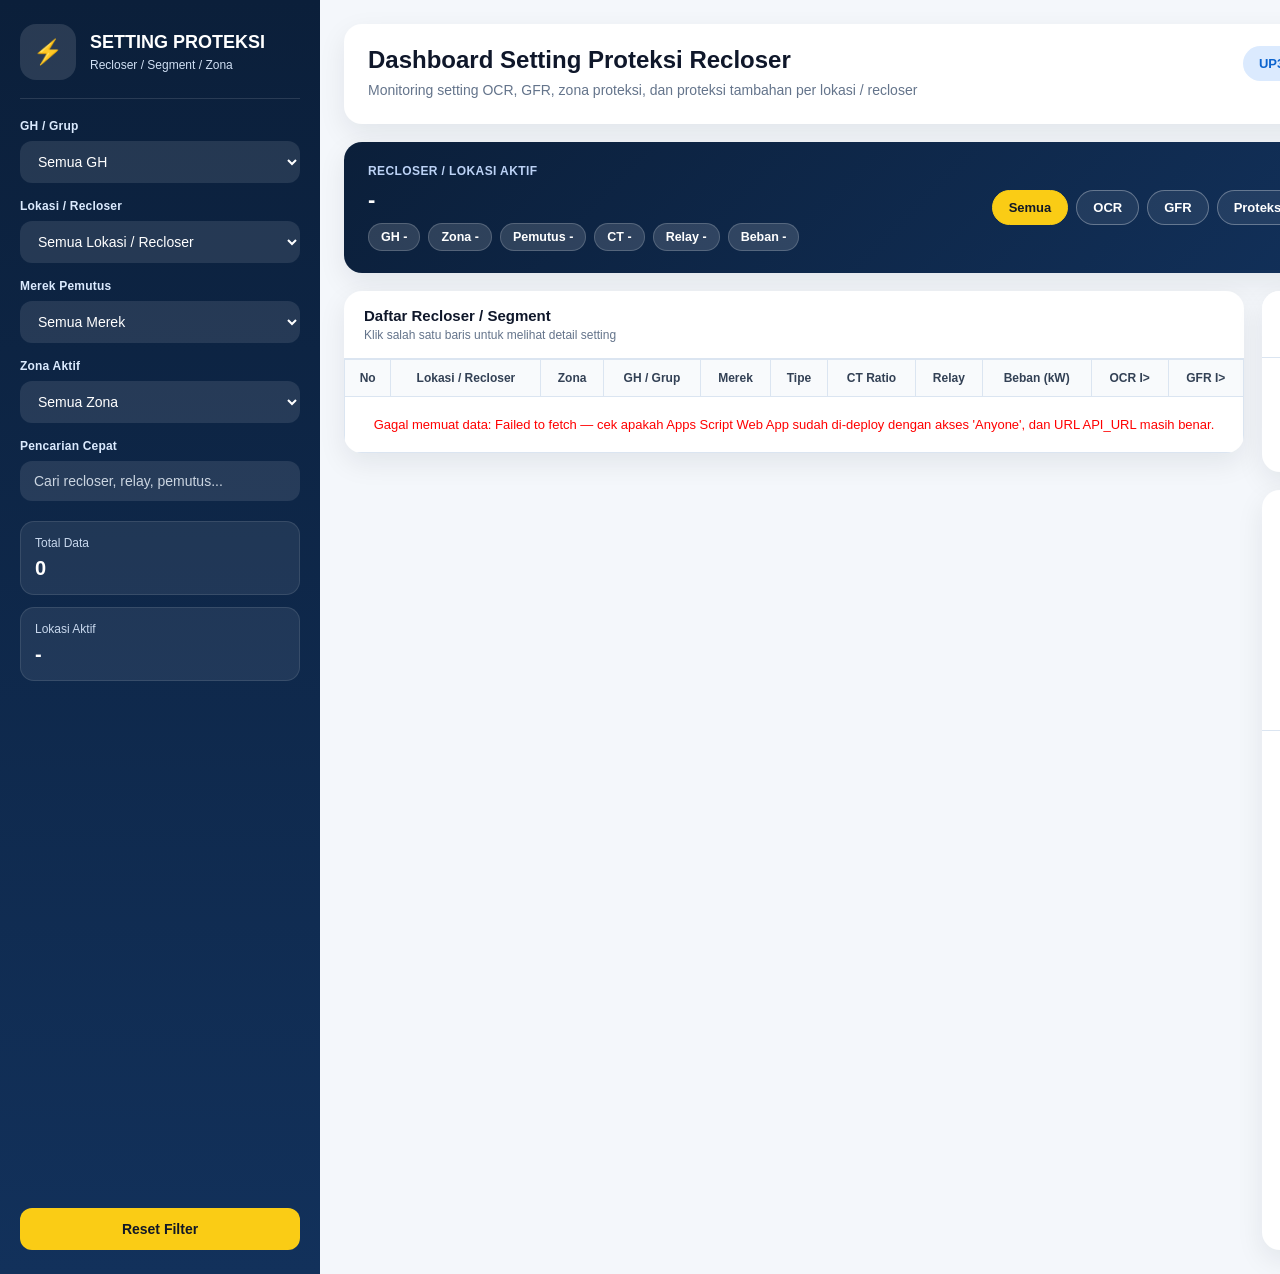
<file: index.html>
<!DOCTYPE html>
<html lang="id">
<head>
  <meta charset="UTF-8" />
  <meta name="viewport" content="width=device-width, initial-scale=1.0" />
  <title>Dashboard Setting Proteksi Recloser</title>
  <link rel="stylesheet" href="style.css" />
</head>
<body>
  <div class="app-shell">
    <!-- SIDEBAR -->
    <aside class="sidebar">
      <div class="brand">
        <div class="brand-icon">⚡</div>
        <div class="brand-text">
          <h1>SETTING PROTEKSI</h1>
          <p>Recloser / Segment / Zona</p>
        </div>
      </div>

      <div class="sidebar-card">
        <label for="ghFilter">GH / Grup</label>
        <select id="ghFilter">
          <option value="">Semua GH</option>
        </select>
      </div>

      <div class="sidebar-card">
        <label for="lokasiFilter">Lokasi / Recloser</label>
        <select id="lokasiFilter">
          <option value="">Semua Lokasi / Recloser</option>
        </select>
      </div>

      <div class="sidebar-card">
        <label for="merekFilter">Merek Pemutus</label>
        <select id="merekFilter">
          <option value="">Semua Merek</option>
        </select>
      </div>

      <div class="sidebar-card">
        <label for="zonaFilter">Zona Aktif</label>
        <select id="zonaFilter">
          <option value="">Semua Zona</option>
        </select>
      </div>

      <div class="sidebar-card">
        <label for="searchInput">Pencarian Cepat</label>
        <input
          type="text"
          id="searchInput"
          placeholder="Cari recloser, relay, pemutus..."
        />
      </div>

      <div class="sidebar-stats">
        <div class="stat-box">
          <span>Total Data</span>
          <strong id="totalData">0</strong>
        </div>
        <div class="stat-box">
          <span>Lokasi Aktif</span>
          <strong id="activeLokasi">-</strong>
        </div>
      </div>

      <button class="btn-reset" id="resetBtn">Reset Filter</button>
    </aside>

    <!-- MAIN -->
    <main class="main-content">
      <!-- HEADER -->
      <header class="topbar">
        <div>
          <h2>Dashboard Setting Proteksi Recloser</h2>
          <p>
            Monitoring setting OCR, GFR, zona proteksi, dan proteksi tambahan
            per lokasi / recloser
          </p>
        </div>
        <div class="badge">UP3 MERAUKE</div>
      </header>

      <!-- HERO ACTIVE -->
      <section class="hero-active">
        <div class="hero-left">
          <span class="hero-label">Recloser / Lokasi Aktif</span>
          <h3 id="sumLokasi">-</h3>
          <div class="hero-meta">
            <span class="meta-chip" id="sumGH">GH -</span>
            <span class="meta-chip" id="sumZona">Zona -</span>
            <span class="meta-chip" id="sumPemutus">Pemutus -</span>
            <span class="meta-chip" id="sumCt">CT -</span>
            <span class="meta-chip" id="sumRelay">Relay -</span>
            <span class="meta-chip" id="sumBeban">Beban -</span>
          </div>
        </div>
        <div class="hero-actions">
          <button class="quick-btn active" data-quick="all">Semua</button>
          <button class="quick-btn" data-quick="ocr">OCR</button>
          <button class="quick-btn" data-quick="gfr">GFR</button>
          <button class="quick-btn" data-quick="extra">Proteksi Tambahan</button>
        </div>
      </section>

      <!-- CONTENT -->
      <section class="interactive-grid">
        <!-- LEFT : MASTER LIST -->
        <div class="left-panel">
          <div class="card">
            <div class="card-head">
              <div>
                <div class="card-title">Daftar Recloser / Segment</div>
                <div class="card-subtitle">Klik salah satu baris untuk melihat detail setting</div>
              </div>
            </div>

            <div class="table-wrap desktop-table">
              <table id="dataTable">
                <thead>
                  <tr>
                    <th>No</th>
                    <th>Lokasi / Recloser</th>
                    <th>Zona</th>
                    <th>GH / Grup</th>
                    <th>Merek</th>
                    <th>Tipe</th>
                    <th>CT Ratio</th>
                    <th>Relay</th>
                    <th>Beban (kW)</th>
                    <th>OCR I&gt;</th>
                    <th>GFR I&gt;</th>
                  </tr>
                </thead>
                <tbody id="tableBody">
                  <tr>
                    <td colspan="11" style="text-align:center;padding:18px;">
                      Memuat data...
                    </td>
                  </tr>
                </tbody>
              </table>
            </div>

            <!-- mobile list -->
            <div class="mobile-list" id="mobileList"></div>
          </div>
        </div>

        <!-- RIGHT : DETAIL -->
        <div class="right-panel">
          <!-- STATUS -->
          <div class="card">
            <div class="card-title">Status Setting</div>
            <div class="status-grid">
              <div class="status-pill">
                <span>OCR</span>
                <strong id="statusOCR">-</strong>
              </div>
              <div class="status-pill">
                <span>GFR</span>
                <strong id="statusGFR">-</strong>
              </div>
              <div class="status-pill">
                <span>CT Ratio</span>
                <strong id="statusCT">-</strong>
              </div>
              <div class="status-pill">
                <span>Proteksi Tambahan</span>
                <strong id="statusExtra">-</strong>
              </div>
            </div>
          </div>

          <!-- TABS -->
          <div class="card">
            <div class="detail-tabs">
              <button class="tab-btn active" data-tab="tabInfo">Info Umum</button>
              <button class="tab-btn" data-tab="tabZona">Zona</button>
              <button class="tab-btn" data-tab="tabOCR">OCR</button>
              <button class="tab-btn" data-tab="tabGFR">GFR</button>
              <button class="tab-btn" data-tab="tabExtra">Proteksi Tambahan</button>
            </div>

            <!-- TAB CONTENT -->
            <div class="tab-content active" id="tabInfo">
              <div class="info-grid" id="infoGrid">
                <div class="info-item"><span>Lokasi / Recloser</span><strong>-</strong></div>
                <div class="info-item"><span>GH / Grup</span><strong>-</strong></div>
                <div class="info-item"><span>Hierarki</span><strong>-</strong></div>
                <div class="info-item"><span>Zona Aktif</span><strong>-</strong></div>
                <div class="info-item"><span>Merek</span><strong>-</strong></div>
                <div class="info-item"><span>Tipe</span><strong>-</strong></div>
                <div class="info-item"><span>CT Ratio</span><strong>-</strong></div>
                <div class="info-item"><span>Relay</span><strong>-</strong></div>
                <div class="info-item"><span>Beban (kW)</span><strong>-</strong></div>
              </div>
            </div>

            <div class="tab-content" id="tabZona">
              <div class="zone-grid" id="zoneGrid">
                <div class="zone"><span>Z1</span><strong>-</strong></div>
                <div class="zone"><span>Z2</span><strong>-</strong></div>
                <div class="zone"><span>Z3</span><strong>-</strong></div>
                <div class="zone"><span>Z4</span><strong>-</strong></div>
                <div class="zone"><span>Z5</span><strong>-</strong></div>
                <div class="zone"><span>Z6</span><strong>-</strong></div>
              </div>
            </div>

            <div class="tab-content" id="tabOCR">
              <div class="table-wrap">
                <table class="detail-table">
                  <thead>
                    <tr>
                      <th colspan="3">LOW SET</th>
                      <th colspan="3">HIGH SET</th>
                    </tr>
                    <tr>
                      <th>I&gt;</th>
                      <th>TMS</th>
                      <th>KURVA</th>
                      <th>I&gt;&gt;</th>
                      <th>DELAY</th>
                      <th>KURVA</th>
                    </tr>
                  </thead>
                  <tbody>
                    <tr id="ocrRow">
                      <td>-</td><td>-</td><td>-</td><td>-</td><td>-</td><td>-</td>
                    </tr>
                  </tbody>
                </table>
              </div>
            </div>

            <div class="tab-content" id="tabGFR">
              <div class="table-wrap">
                <table class="detail-table">
                  <thead>
                    <tr>
                      <th colspan="3">LOW SET</th>
                      <th colspan="3">HIGH SET</th>
                    </tr>
                    <tr>
                      <th>I&gt;</th>
                      <th>TD&gt;</th>
                      <th>KURVA</th>
                      <th>I&gt;&gt;</th>
                      <th>TD&gt;&gt;</th>
                      <th>KURVA</th>
                    </tr>
                  </thead>
                  <tbody>
                    <tr id="gfrRow">
                      <td>-</td><td>-</td><td>-</td><td>-</td><td>-</td><td>-</td>
                    </tr>
                  </tbody>
                </table>
              </div>
            </div>

            <div class="tab-content" id="tabExtra">
              <div class="extra-box" id="extraBox">Belum ada data</div>
            </div>
          </div>
        </div>
      </section>
    </main>
  </div>

  <script src="script.js"></script>
  <script>
    // Tabs interaktif
    document.addEventListener("click", function(e){
      if(e.target.classList.contains("tab-btn")){
        document.querySelectorAll(".tab-btn").forEach(btn=>btn.classList.remove("active"));
        document.querySelectorAll(".tab-content").forEach(tab=>tab.classList.remove("active"));
        e.target.classList.add("active");
        const target = document.getElementById(e.target.dataset.tab);
        if(target) target.classList.add("active");
      }

      if(e.target.classList.contains("quick-btn")){
        document.querySelectorAll(".quick-btn").forEach(btn=>btn.classList.remove("active"));
        e.target.classList.add("active");

        const mode = e.target.dataset.quick;

        if(mode === "ocr"){
          activateTab("tabOCR");
        }else if(mode === "gfr"){
          activateTab("tabGFR");
        }else if(mode === "extra"){
          activateTab("tabExtra");
        }else{
          activateTab("tabInfo");
        }
      }
    });

    function activateTab(id){
      document.querySelectorAll(".tab-btn").forEach(btn=>btn.classList.remove("active"));
      document.querySelectorAll(".tab-content").forEach(tab=>tab.classList.remove("active"));

      const targetTab = document.getElementById(id);
      if(targetTab) targetTab.classList.add("active");

      const btn = document.querySelector(`.tab-btn[data-tab="${id}"]`);
      if(btn) btn.classList.add("active");
    }
  </script>
</body>
</html>
</file>
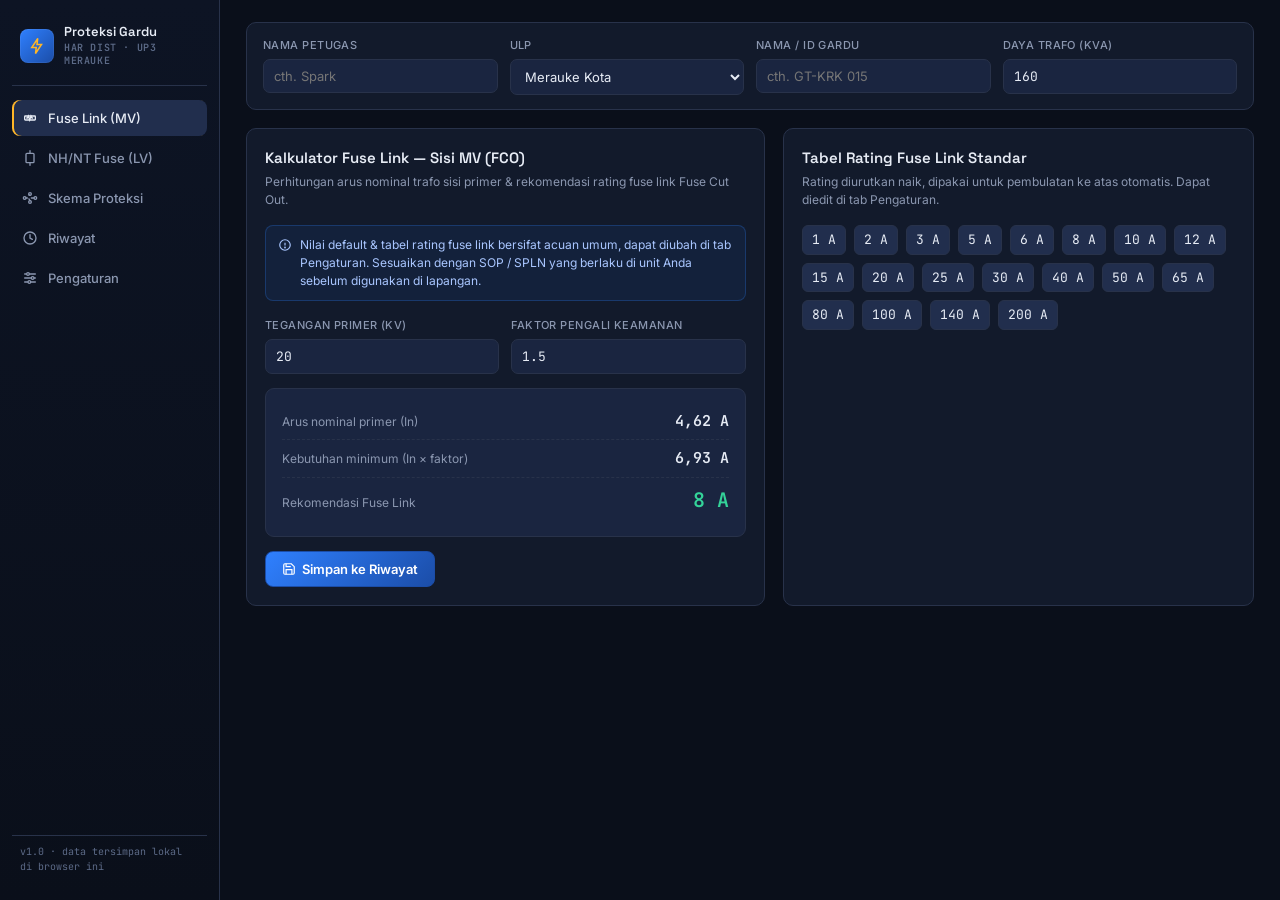
<file: kalkulator-proteksi-garduYY.html>
<!DOCTYPE html>
<html lang="id">
<head>
<meta charset="UTF-8">
<meta name="viewport" content="width=device-width, initial-scale=1.0">
<title>Kalkulator Proteksi Gardu Distribusi</title>
<style>
@import url('https://fonts.googleapis.com/css2?family=Space+Grotesk:wght@500;600;700&family=Inter:wght@400;500;600;700&family=JetBrains+Mono:wght@400;500;600&display=swap');

:root{
  --bg:#0A0F1A;
  --surface:#121A2B;
  --surface-2:#1A2540;
  --surface-3:#212E4D;
  --line:#28324A;
  --text:#E7ECF5;
  --text-dim:#8B97B0;
  --text-faint:#5C6A87;
  --blue:#2F80FF;
  --blue-dim:#1B4DA8;
  --amber:#FFB627;
  --green:#34D399;
  --red:#F87171;
  --radius:10px;
  --font-display:'Space Grotesk',sans-serif;
  --font-body:'Inter',sans-serif;
  --font-mono:'JetBrains Mono',monospace;
}
*{box-sizing:border-box;}
html,body{margin:0;padding:0;}
body{
  background:var(--bg);
  color:var(--text);
  font-family:var(--font-body);
  font-size:14px;
  line-height:1.5;
  -webkit-font-smoothing:antialiased;
}
button{font-family:inherit;cursor:pointer;}
input,select,textarea{font-family:inherit;}

/* ===== Layout ===== */
.app{
  display:flex;
  min-height:100vh;
}
.sidebar{
  width:220px;
  flex-shrink:0;
  background:linear-gradient(180deg,#0D1424,#0A0F1A);
  border-right:1px solid var(--line);
  display:flex;
  flex-direction:column;
  padding:18px 12px;
}
.brand{
  display:flex;
  align-items:center;
  gap:10px;
  padding:6px 8px 18px 8px;
  border-bottom:1px solid var(--line);
  margin-bottom:14px;
}
.brand-mark{
  width:34px;height:34px;border-radius:8px;
  background:linear-gradient(135deg,var(--blue),var(--blue-dim));
  display:flex;align-items:center;justify-content:center;
  flex-shrink:0;
  box-shadow:0 0 0 1px rgba(255,255,255,0.06) inset;
}
.brand-mark svg{width:18px;height:18px;stroke:var(--amber);}
.brand-text{font-family:var(--font-display);font-weight:600;font-size:13px;line-height:1.25;color:var(--text);}
.brand-text span{display:block;font-family:var(--font-mono);font-size:10px;color:var(--text-faint);letter-spacing:.06em;margin-top:2px;}

.nav{display:flex;flex-direction:column;gap:4px;}
.nav-btn{
  display:flex;align-items:center;gap:10px;
  background:none;border:none;color:var(--text-dim);
  padding:10px 10px;border-radius:8px;text-align:left;
  font-size:13px;font-weight:500;
  transition:background .15s,color .15s;
  width:100%;
}
.nav-btn svg{width:16px;height:16px;stroke:currentColor;fill:none;flex-shrink:0;}
.nav-btn:hover{background:var(--surface-2);color:var(--text);}
.nav-btn.active{background:var(--surface-3);color:var(--text);box-shadow:inset 2px 0 0 var(--amber);}
.nav-spacer{flex:1;}
.sidebar-foot{font-size:10px;color:var(--text-faint);font-family:var(--font-mono);padding:8px;border-top:1px solid var(--line);margin-top:10px;}

.main{flex:1;min-width:0;padding:22px 26px 60px;}

/* ===== Session bar ===== */
.session-bar{
  background:var(--surface);
  border:1px solid var(--line);
  border-radius:var(--radius);
  padding:14px 16px;
  display:grid;
  grid-template-columns:repeat(4,1fr);
  gap:12px;
  margin-bottom:18px;
}
.field{display:flex;flex-direction:column;gap:5px;}
.field label{font-size:11px;color:var(--text-dim);font-weight:500;text-transform:uppercase;letter-spacing:.04em;}
.field input,.field select,.field textarea{
  background:var(--surface-2);
  border:1px solid var(--line);
  color:var(--text);
  border-radius:7px;
  padding:8px 10px;
  font-size:13px;
  outline:none;
  width:100%;
}
.field input:focus,.field select:focus,.field textarea:focus{border-color:var(--blue);box-shadow:0 0 0 2px rgba(47,128,255,.18);}
.field .mono{font-family:var(--font-mono);}

/* ===== Tabs / cards ===== */
.tab-content{display:none;}
.tab-content.active{display:block;animation:fadein .18s ease;}
@keyframes fadein{from{opacity:0;transform:translateY(2px);}to{opacity:1;transform:none;}}

.grid-2{display:grid;grid-template-columns:1.1fr 1fr;gap:18px;}
.card{
  background:var(--surface);
  border:1px solid var(--line);
  border-radius:var(--radius);
  padding:18px;
}
.card h2{
  font-family:var(--font-display);font-size:15px;font-weight:600;
  margin:0 0 4px;color:var(--text);
}
.card .sub{font-size:12px;color:var(--text-dim);margin:0 0 16px;}
.info-banner{
  background:rgba(47,128,255,.08);
  border:1px solid rgba(47,128,255,.25);
  border-radius:8px;
  padding:10px 12px;
  font-size:12px;
  color:#A9C6FF;
  margin-bottom:16px;
  display:flex;gap:8px;align-items:flex-start;
}
.info-banner svg{width:14px;height:14px;flex-shrink:0;margin-top:2px;stroke:#A9C6FF;}

.row{display:flex;gap:12px;}
.row > .field{flex:1;}

.readout{
  background:var(--surface-2);
  border:1px solid var(--line);
  border-radius:9px;
  padding:14px 16px;
  margin-top:14px;
}
.readout-row{display:flex;justify-content:space-between;align-items:baseline;padding:7px 0;border-bottom:1px dashed var(--line);}
.readout-row:last-child{border-bottom:none;}
.readout-row .k{font-size:12px;color:var(--text-dim);}
.readout-row .v{font-family:var(--font-mono);font-size:15px;font-weight:600;color:var(--text);}
.readout-row .v.big{font-size:20px;color:var(--amber);}
.readout-row .v.ok{color:var(--green);}
.readout-row .v.bad{color:var(--red);}

.btn{
  border:1px solid var(--line);
  background:var(--surface-2);
  color:var(--text);
  padding:9px 16px;
  border-radius:8px;
  font-size:13px;
  font-weight:600;
  display:inline-flex;align-items:center;gap:6px;
}
.btn:hover{background:var(--surface-3);}
.btn svg{width:14px;height:14px;stroke:currentColor;}
.btn-primary{background:linear-gradient(135deg,var(--blue),var(--blue-dim));border-color:var(--blue-dim);color:#fff;}
.btn-primary:hover{filter:brightness(1.08);}
.btn-amber{background:rgba(255,182,39,.12);border-color:rgba(255,182,39,.4);color:var(--amber);}
.btn-danger{background:rgba(248,113,113,.1);border-color:rgba(248,113,113,.35);color:var(--red);}
.btn-sm{padding:5px 10px;font-size:12px;}

/* ===== SLD diagram ===== */
.sld-wrap{overflow-x:auto;padding:10px 0 22px;}
.sld{display:flex;align-items:stretch;min-width:920px;}
.node{
  width:170px;flex-shrink:0;
  background:var(--surface-2);
  border:1px solid var(--line);
  border-radius:10px;
  padding:12px;
  position:relative;
}
.node-title{display:flex;align-items:center;gap:6px;font-size:11px;font-weight:700;letter-spacing:.03em;text-transform:uppercase;color:var(--text-dim);margin-bottom:8px;}
.dot{width:7px;height:7px;border-radius:50%;background:var(--text-faint);flex-shrink:0;}
.dot.green{background:var(--green);box-shadow:0 0 6px var(--green);}
.dot.amber{background:var(--amber);box-shadow:0 0 6px var(--amber);}
.dot.red{background:var(--red);box-shadow:0 0 6px var(--red);}
.node-row{font-family:var(--font-mono);font-size:12px;display:flex;justify-content:space-between;padding:3px 0;color:var(--text);}
.node-row .l{color:var(--text-faint);}
.connector{width:36px;flex-shrink:0;display:flex;align-items:center;justify-content:center;position:relative;}
.connector::before{content:'';position:absolute;top:50%;left:0;right:0;height:2px;background:var(--line);}
.connector svg{width:14px;height:14px;stroke:var(--text-faint);position:relative;z-index:1;background:var(--bg);}
.branch-down{
  margin:14px 170px 0 0px;
  display:flex;
}
.node.ground{margin-top:14px;}

/* ===== Tables ===== */
.table-wrap{overflow-x:auto;}
table{width:100%;border-collapse:collapse;font-size:12.5px;}
thead th{
  text-align:left;font-size:11px;text-transform:uppercase;letter-spacing:.03em;
  color:var(--text-dim);border-bottom:1px solid var(--line);padding:8px 10px;white-space:nowrap;
}
tbody td{padding:9px 10px;border-bottom:1px solid var(--line);color:var(--text);white-space:nowrap;}
tbody tr:hover{background:var(--surface-2);}
.empty-state{padding:40px 10px;text-align:center;color:var(--text-faint);font-size:13px;}

/* ===== Chips (settings) ===== */
.chiplist{display:flex;flex-wrap:wrap;gap:6px;margin:8px 0 10px;}
.chip{
  display:flex;align-items:center;gap:6px;
  background:var(--surface-3);border:1px solid var(--line);
  border-radius:20px;padding:5px 6px 5px 12px;font-family:var(--font-mono);font-size:12px;
}
.chip button{background:none;border:none;color:var(--text-faint);width:18px;height:18px;border-radius:50%;display:flex;align-items:center;justify-content:center;font-size:13px;line-height:1;}
.chip button:hover{background:rgba(248,113,113,.2);color:var(--red);}
.add-row{display:flex;gap:8px;}
.add-row input{flex:1;}

.toast{
  position:fixed;bottom:22px;right:22px;
  background:var(--surface-3);border:1px solid var(--line);
  border-left:3px solid var(--green);
  color:var(--text);padding:12px 16px;border-radius:8px;
  font-size:13px;box-shadow:0 8px 24px rgba(0,0,0,.4);
  transform:translateY(20px);opacity:0;transition:all .25s ease;
  pointer-events:none;z-index:50;
}
.toast.show{transform:translateY(0);opacity:1;}

.section-title{font-family:var(--font-display);font-size:13px;font-weight:600;color:var(--text-dim);text-transform:uppercase;letter-spacing:.05em;margin:22px 0 10px;}
.settings-grid{display:grid;grid-template-columns:1fr 1fr;gap:18px;}
.hint{font-size:11.5px;color:var(--text-faint);margin-top:6px;}
.filters{display:flex;gap:10px;margin-bottom:14px;flex-wrap:wrap;}
.filters .field{min-width:160px;flex:0 0 auto;}
.table-actions{display:flex;justify-content:space-between;align-items:center;margin-bottom:10px;flex-wrap:wrap;gap:10px;}

@media (max-width:900px){
  .app{flex-direction:column;}
  .sidebar{width:100%;flex-direction:row;overflow-x:auto;padding:10px;align-items:center;}
  .brand{border-bottom:none;border-right:1px solid var(--line);margin:0 10px 0 0;padding:0 14px 0 4px;}
  .nav{flex-direction:row;}
  .nav-spacer{display:none;}
  .sidebar-foot{display:none;}
  .main{padding:16px;}
  .session-bar{grid-template-columns:1fr 1fr;}
  .grid-2{grid-template-columns:1fr;}
  .settings-grid{grid-template-columns:1fr;}
}
</style>
</head>
<body>

<div class="app">
  <aside class="sidebar">
    <div class="brand">
      <div class="brand-mark"><svg viewBox="0 0 24 24" fill="none" stroke-width="2" stroke-linecap="round"><path d="M13 2 5 14h6l-1 8 8-12h-6z"/></svg></div>
      <div class="brand-text">Proteksi Gardu<span>HAR DIST · UP3 MERAUKE</span></div>
    </div>
    <nav class="nav">
      <button class="nav-btn active" data-tab="fuselink">
        <svg viewBox="0 0 24 24" fill="none" stroke-width="2" stroke-linecap="round"><rect x="4" y="9" width="16" height="6" rx="1"/><path d="M7 12h1l1.5-3 2 6 2-6 1.5 3h1"/></svg>
        Fuse Link (MV)
      </button>
      <button class="nav-btn" data-tab="nhfuse">
        <svg viewBox="0 0 24 24" fill="none" stroke-width="2" stroke-linecap="round"><rect x="6" y="5" width="12" height="14" rx="1.5"/><line x1="12" y1="1" x2="12" y2="5"/><line x1="12" y1="19" x2="12" y2="23"/></svg>
        NH/NT Fuse (LV)
      </button>
      <button class="nav-btn" data-tab="skema">
        <svg viewBox="0 0 24 24" fill="none" stroke-width="2" stroke-linecap="round"><circle cx="4" cy="12" r="2"/><circle cx="12" cy="6" r="2"/><circle cx="12" cy="18" r="2"/><circle cx="20" cy="12" r="2"/><path d="M6 12h2m2.4-4.6L12 8m0 8-1.6-2.6M14 12h4"/></svg>
        Skema Proteksi
      </button>
      <button class="nav-btn" data-tab="riwayat">
        <svg viewBox="0 0 24 24" fill="none" stroke-width="2" stroke-linecap="round"><circle cx="12" cy="12" r="9"/><path d="M12 7v5l3.5 2"/></svg>
        Riwayat
      </button>
      <button class="nav-btn" data-tab="pengaturan">
        <svg viewBox="0 0 24 24" fill="none" stroke-width="2" stroke-linecap="round"><line x1="4" y1="6" x2="20" y2="6"/><circle cx="9" cy="6" r="2" fill="#0A0F1A"/><line x1="4" y1="12" x2="20" y2="12"/><circle cx="16" cy="12" r="2" fill="#0A0F1A"/><line x1="4" y1="18" x2="20" y2="18"/><circle cx="11" cy="18" r="2" fill="#0A0F1A"/></svg>
        Pengaturan
      </button>
    </nav>
    <div class="nav-spacer"></div>
    <div class="sidebar-foot">v1.0 · data tersimpan lokal di browser ini</div>
  </aside>

  <main class="main">
    <section class="session-bar">
      <div class="field">
        <label>Nama Petugas</label>
        <input id="inPetugas" type="text" placeholder="cth. Spark">
      </div>
      <div class="field">
        <label>ULP</label>
        <select id="inUlp"></select>
      </div>
      <div class="field">
        <label>Nama / ID Gardu</label>
        <input id="inGardu" type="text" placeholder="cth. GT-KRK 015">
      </div>
      <div class="field">
        <label>Daya Trafo (kVA)</label>
        <input id="inKva" class="mono" type="number" min="0" step="1" value="160">
      </div>
    </section>

    <!-- TAB: FUSE LINK -->
    <section class="tab-content active" id="tab-fuselink">
      <div class="grid-2">
        <div class="card">
          <h2>Kalkulator Fuse Link — Sisi MV (FCO)</h2>
          <p class="sub">Perhitungan arus nominal trafo sisi primer &amp; rekomendasi rating fuse link Fuse Cut Out.</p>
          <div class="info-banner">
            <svg viewBox="0 0 24 24" fill="none" stroke-width="2"><circle cx="12" cy="12" r="9"/><line x1="12" y1="8" x2="12" y2="13"/><circle cx="12" cy="16.3" r="0.6" fill="#A9C6FF"/></svg>
            Nilai default &amp; tabel rating fuse link bersifat acuan umum, dapat diubah di tab Pengaturan. Sesuaikan dengan SOP / SPLN yang berlaku di unit Anda sebelum digunakan di lapangan.
          </div>
          <div class="row">
            <div class="field">
              <label>Tegangan Primer (kV)</label>
              <input id="mvVoltage" class="mono" type="number" min="0" step="0.1" value="20">
            </div>
            <div class="field">
              <label>Faktor Pengali Keamanan</label>
              <input id="mvFactor" class="mono" type="number" min="1" step="0.05" value="1.5">
            </div>
          </div>
          <div class="readout" id="mvReadout"></div>
          <div style="margin-top:14px;display:flex;gap:10px;">
            <button class="btn btn-primary" id="btnSaveMv">
              <svg viewBox="0 0 24 24" fill="none" stroke-width="2"><path d="M19 21H5a2 2 0 0 1-2-2V5a2 2 0 0 1 2-2h11l5 5v11a2 2 0 0 1-2 2Z"/><path d="M17 21v-8H7v8M7 3v5h8"/></svg>
              Simpan ke Riwayat
            </button>
          </div>
        </div>

        <div class="card">
          <h2>Tabel Rating Fuse Link Standar</h2>
          <p class="sub">Rating diurutkan naik, dipakai untuk pembulatan ke atas otomatis. Dapat diedit di tab Pengaturan.</p>
          <div id="mvTableView" style="font-family:var(--font-mono);font-size:13px;display:flex;flex-wrap:wrap;gap:8px;"></div>
        </div>
      </div>
    </section>

    <!-- TAB: NH/NT FUSE -->
    <section class="tab-content" id="tab-nhfuse">
      <div class="grid-2">
        <div class="card">
          <h2>Kalkulator NH/NT Fuse — Sisi LV (PHB-TR)</h2>
          <p class="sub">Perhitungan arus nominal trafo sisi sekunder &amp; rekomendasi rating NH/NT fuse, total maupun per jurusan.</p>
          <div class="row">
            <div class="field">
              <label>Tegangan Sekunder (V)</label>
              <input id="lvVoltage" class="mono" type="number" min="0" step="1" value="400">
            </div>
            <div class="field">
              <label>Faktor Pengali Keamanan</label>
              <input id="lvFactor" class="mono" type="number" min="1" step="0.05" value="1.25">
            </div>
          </div>
          <div class="row" style="margin-top:12px;">
            <div class="field">
              <label>Jumlah Jurusan PHB-TR</label>
              <input id="lvJurusan" class="mono" type="number" min="1" step="1" value="4">
            </div>
          </div>
          <div class="readout" id="lvReadout"></div>
          <p class="hint">Asumsi pembagian beban merata antar jurusan — gunakan sebagai estimasi perencanaan, verifikasi dengan pengukuran arus aktual per jurusan di lapangan.</p>
          <div style="margin-top:8px;display:flex;gap:10px;">
            <button class="btn btn-primary" id="btnSaveLv">
              <svg viewBox="0 0 24 24" fill="none" stroke-width="2"><path d="M19 21H5a2 2 0 0 1-2-2V5a2 2 0 0 1 2-2h11l5 5v11a2 2 0 0 1-2 2Z"/><path d="M17 21v-8H7v8M7 3v5h8"/></svg>
              Simpan ke Riwayat
            </button>
          </div>
        </div>

        <div class="card">
          <h2>Tabel Rating NH/NT Fuse Standar</h2>
          <p class="sub">Rating diurutkan naik, dipakai untuk pembulatan ke atas otomatis. Dapat diedit di tab Pengaturan.</p>
          <div id="lvTableView" style="font-family:var(--font-mono);font-size:13px;display:flex;flex-wrap:wrap;gap:8px;"></div>
        </div>
      </div>
    </section>

    <!-- TAB: SKEMA PROTEKSI -->
    <section class="tab-content" id="tab-skema">
      <div class="card">
        <h2>Rangkaian / Skema Proteksi Gardu</h2>
        <p class="sub">Diagram satu garis (single line) menampilkan hasil kalkulasi MV &amp; LV secara langsung, ditambah parameter proteksi pelengkap.</p>
        <div class="sld-wrap">
          <div class="sld">
            <div class="node">
              <div class="node-title"><span class="dot" id="dotLa"></span> Lightning Arrester</div>
              <div class="node-row"><span class="l">Rating</span><span id="ndLa">—</span></div>
            </div>
            <div class="connector"><svg viewBox="0 0 24 24" fill="none" stroke-width="2"><path d="M5 12h14M13 6l6 6-6 6"/></svg></div>
            <div class="node">
              <div class="node-title"><span class="dot" id="dotFco"></span> FCO + Fuse Link</div>
              <div class="node-row"><span class="l">In primer</span><span id="ndInPrimer">—</span></div>
              <div class="node-row"><span class="l">Fuse Link</span><span id="ndFuseLink">—</span></div>
            </div>
            <div class="connector"><svg viewBox="0 0 24 24" fill="none" stroke-width="2"><path d="M5 12h14M13 6l6 6-6 6"/></svg></div>
            <div class="node">
              <div class="node-title"><span class="dot green"></span> Trafo Distribusi</div>
              <div class="node-row"><span class="l">Daya</span><span id="ndKva">—</span></div>
              <div class="node-row"><span class="l">V Primer/Sek.</span><span id="ndVRatio">—</span></div>
            </div>
            <div class="connector"><svg viewBox="0 0 24 24" fill="none" stroke-width="2"><path d="M5 12h14M13 6l6 6-6 6"/></svg></div>
            <div class="node">
              <div class="node-title"><span class="dot" id="dotPhb"></span> PHB-TR (NH Fuse)</div>
              <div class="node-row"><span class="l">In sekunder</span><span id="ndInSek">—</span></div>
              <div class="node-row"><span class="l">NH Utama</span><span id="ndNhUtama">—</span></div>
              <div class="node-row"><span class="l">NH / jurusan</span><span id="ndNhJurusan">—</span></div>
            </div>
            <div class="connector"><svg viewBox="0 0 24 24" fill="none" stroke-width="2"><path d="M5 12h14M13 6l6 6-6 6"/></svg></div>
            <div class="node">
              <div class="node-title"><span class="dot green"></span> Jaringan TR / Pelanggan</div>
              <div class="node-row"><span class="l">Jml. jurusan</span><span id="ndJurusan">—</span></div>
            </div>
          </div>
          <div class="branch-down">
            <div class="node ground">
              <div class="node-title"><span class="dot" id="dotGround"></span> Pentanahan (Grounding)</div>
              <div class="node-row"><span class="l">Tahanan terukur</span><span id="ndGroundVal">—</span></div>
              <div class="node-row"><span class="l">Status</span><span id="ndGroundStatus">—</span></div>
            </div>
          </div>
        </div>

        <div class="section-title">Parameter Proteksi Pelengkap</div>
        <div class="row">
          <div class="field">
            <label>Rating Lightning Arrester</label>
            <select id="inArrester"></select>
          </div>
          <div class="field">
            <label>Tahanan Pentanahan Terukur (Ω)</label>
            <input id="inGroundVal" class="mono" type="number" min="0" step="0.1" placeholder="cth. 2.5">
          </div>
          <div class="field">
            <label>Batas Maks. Tahanan (Ω)</label>
            <input id="inGroundThreshold" class="mono" type="number" min="0" step="0.1" value="5">
          </div>
        </div>
        <div class="field" style="margin-top:12px;">
          <label>Catatan Pemeriksaan</label>
          <textarea id="inCatatan" rows="3" placeholder="cth. Kondisi visual baik, konektor LA dikencangkan ulang."></textarea>
        </div>
        <div style="margin-top:16px;display:flex;gap:10px;">
          <button class="btn btn-primary" id="btnSaveSkema">
            <svg viewBox="0 0 24 24" fill="none" stroke-width="2"><path d="M19 21H5a2 2 0 0 1-2-2V5a2 2 0 0 1 2-2h11l5 5v11a2 2 0 0 1-2 2Z"/><path d="M17 21v-8H7v8M7 3v5h8"/></svg>
            Simpan Rangkaian Proteksi ke Riwayat
          </button>
          <button class="btn" id="btnResetForm">Reset Form</button>
        </div>
      </div>
    </section>

    <!-- TAB: RIWAYAT -->
    <section class="tab-content" id="tab-riwayat">
      <div class="card">
        <h2>Riwayat Perhitungan</h2>
        <p class="sub">Tersimpan secara lokal di browser perangkat ini (localStorage). Tidak tersinkron otomatis antar perangkat / pengguna lain.</p>
        <div class="filters">
          <div class="field">
            <label>Cari (gardu / petugas)</label>
            <input id="filterText" type="text" placeholder="ketik untuk mencari...">
          </div>
          <div class="field">
            <label>Filter ULP</label>
            <select id="filterUlp"><option value="">Semua ULP</option></select>
          </div>
        </div>
        <div class="table-actions">
          <span class="hint" id="historyCount"></span>
          <div style="display:flex;gap:8px;">
            <button class="btn btn-amber btn-sm" id="btnExportCsv">Ekspor CSV</button>
            <button class="btn btn-danger btn-sm" id="btnClearHistory">Hapus Semua</button>
          </div>
        </div>
        <div class="table-wrap">
          <table>
            <thead>
              <tr>
                <th>Waktu</th><th>Petugas</th><th>ULP</th><th>Gardu</th><th>kVA</th>
                <th>Fuse Link</th><th>NH Utama</th><th>NH/Jurusan</th><th>Arrester</th><th>Grounding</th><th>Catatan</th><th></th>
              </tr>
            </thead>
            <tbody id="historyBody"></tbody>
          </table>
          <div class="empty-state" id="historyEmpty" style="display:none;">Belum ada riwayat tersimpan. Lakukan kalkulasi lalu klik "Simpan ke Riwayat".</div>
        </div>
      </div>
    </section>

    <!-- TAB: PENGATURAN -->
    <section class="tab-content" id="tab-pengaturan">
      <div class="card">
        <h2>Pengaturan &amp; Kustomisasi</h2>
        <p class="sub">Sesuaikan tabel rating, daftar pilihan, dan nilai default sesuai standar / SOP unit Anda. Perubahan tersimpan otomatis di browser ini.</p>

        <div class="settings-grid">
          <div>
            <div class="section-title">Daftar Rating Fuse Link (A)</div>
            <div class="chiplist" id="chipsFuseLink"></div>
            <div class="add-row">
              <input id="addFuseLink" class="mono" type="number" min="0" step="1" placeholder="tambah rating, cth. 16">
              <button class="btn btn-sm" id="btnAddFuseLink">Tambah</button>
            </div>
          </div>
          <div>
            <div class="section-title">Daftar Rating NH/NT Fuse (A)</div>
            <div class="chiplist" id="chipsNh"></div>
            <div class="add-row">
              <input id="addNh" class="mono" type="number" min="0" step="1" placeholder="tambah rating, cth. 71">
              <button class="btn btn-sm" id="btnAddNh">Tambah</button>
            </div>
          </div>
          <div>
            <div class="section-title">Daftar ULP</div>
            <div class="chiplist" id="chipsUlp"></div>
            <div class="add-row">
              <input id="addUlp" type="text" placeholder="tambah ULP baru">
              <button class="btn btn-sm" id="btnAddUlp">Tambah</button>
            </div>
          </div>
          <div>
            <div class="section-title">Daftar Rating Lightning Arrester</div>
            <div class="chiplist" id="chipsArrester"></div>
            <div class="add-row">
              <input id="addArrester" type="text" placeholder="cth. 24kV/10kA">
              <button class="btn btn-sm" id="btnAddArrester">Tambah</button>
            </div>
          </div>
        </div>

        <div class="section-title">Nilai Default</div>
        <div class="row">
          <div class="field">
            <label>Tegangan Primer Default (kV)</label>
            <input id="defVPrimer" class="mono" type="number" step="0.1">
          </div>
          <div class="field">
            <label>Tegangan Sekunder Default (V)</label>
            <input id="defVSekunder" class="mono" type="number" step="1">
          </div>
          <div class="field">
            <label>Faktor Pengali MV Default</label>
            <input id="defFactorMv" class="mono" type="number" step="0.05">
          </div>
          <div class="field">
            <label>Faktor Pengali LV Default</label>
            <input id="defFactorLv" class="mono" type="number" step="0.05">
          </div>
        </div>
        <div class="row" style="margin-top:12px;">
          <div class="field">
            <label>Jumlah Jurusan Default</label>
            <input id="defJurusan" class="mono" type="number" step="1">
          </div>
          <div class="field">
            <label>Batas Tahanan Pentanahan Default (Ω)</label>
            <input id="defGroundThreshold" class="mono" type="number" step="0.1">
          </div>
        </div>

        <div style="margin-top:18px;display:flex;gap:10px;">
          <button class="btn btn-primary" id="btnSaveSettings">Simpan Pengaturan</button>
          <button class="btn btn-danger" id="btnResetSettings">Kembalikan ke Default</button>
        </div>
      </div>
    </section>
  </main>
</div>

<div class="toast" id="toast"></div>

<script>
(function(){
  "use strict";

  var SETTINGS_KEY = "gardu_calc_settings_v1";
  var HISTORY_KEY = "gardu_calc_history_v1";

  var DEFAULTS = {
    fuseLink: [1,2,3,5,6,8,10,12,15,20,25,30,40,50,65,80,100,140,200],
    nhFuse: [25,32,40,50,63,80,100,125,160,200,224,250,315,355,400,425,500,630,800,1000,1250],
    ulp: ["Merauke Kota","Kuprik","Kurik","Tanah Merah","Kepi"],
    arrester: ["10kV/5kA","20kV/5kA","24kV/10kA","30kV/10kA"],
    vPrimer: 20,
    vSekunder: 400,
    factorMv: 1.5,
    factorLv: 1.25,
    jurusan: 4,
    groundThreshold: 5
  };

  function loadSettings(){
    try{
      var raw = localStorage.getItem(SETTINGS_KEY);
      if(!raw) return JSON.parse(JSON.stringify(DEFAULTS));
      var parsed = JSON.parse(raw);
      var merged = JSON.parse(JSON.stringify(DEFAULTS));
      for(var k in parsed){ merged[k] = parsed[k]; }
      return merged;
    }catch(e){ return JSON.parse(JSON.stringify(DEFAULTS)); }
  }
  function saveSettings(){
    localStorage.setItem(SETTINGS_KEY, JSON.stringify(settings));
  }
  function loadHistory(){
    try{
      var raw = localStorage.getItem(HISTORY_KEY);
      return raw ? JSON.parse(raw) : [];
    }catch(e){ return []; }
  }
  function saveHistory(){
    localStorage.setItem(HISTORY_KEY, JSON.stringify(history));
  }

  var settings = loadSettings();
  var history = loadHistory();
  var lastCalc = { mv:null, lv:null };

  /* ===== Toast ===== */
  var toastEl = document.getElementById('toast');
  var toastTimer;
  function toast(msg){
    toastEl.textContent = msg;
    toastEl.classList.add('show');
    clearTimeout(toastTimer);
    toastTimer = setTimeout(function(){ toastEl.classList.remove('show'); }, 2400);
  }

  /* ===== Tab navigation ===== */
  var navBtns = document.querySelectorAll('.nav-btn');
  navBtns.forEach(function(btn){
    btn.addEventListener('click', function(){
      navBtns.forEach(function(b){ b.classList.remove('active'); });
      btn.classList.add('active');
      document.querySelectorAll('.tab-content').forEach(function(t){ t.classList.remove('active'); });
      document.getElementById('tab-' + btn.dataset.tab).classList.add('active');
    });
  });

  /* ===== Helpers ===== */
  function fmt(n, dec){
    if(n === null || n === undefined || isNaN(n)) return "—";
    return Number(n).toLocaleString('id-ID', {minimumFractionDigits:dec||0, maximumFractionDigits:dec||2});
  }
  function nextStandard(value, list){
    var sorted = list.slice().sort(function(a,b){return a-b;});
    for(var i=0;i<sorted.length;i++){
      if(sorted[i] >= value) return sorted[i];
    }
    return null; // exceeds table
  }
  function fillSelect(sel, list, current){
    sel.innerHTML = "";
    list.forEach(function(v){
      var o = document.createElement('option');
      o.value = v; o.textContent = v;
      if(v === current) o.selected = true;
      sel.appendChild(o);
    });
  }
  function renderTags(list){
    return list.map(function(v){ return '<span style="background:var(--surface-3);border:1px solid var(--line);border-radius:6px;padding:4px 9px;">'+v+' A</span>'; }).join('');
  }

  /* ===== Shared session fields ===== */
  var elPetugas = document.getElementById('inPetugas');
  var elUlp = document.getElementById('inUlp');
  var elGardu = document.getElementById('inGardu');
  var elKva = document.getElementById('inKva');

  fillSelect(elUlp, settings.ulp);

  /* ===== MV tab elements ===== */
  var mvVoltage = document.getElementById('mvVoltage');
  var mvFactor = document.getElementById('mvFactor');
  var mvReadout = document.getElementById('mvReadout');
  var mvTableView = document.getElementById('mvTableView');

  /* ===== LV tab elements ===== */
  var lvVoltage = document.getElementById('lvVoltage');
  var lvFactor = document.getElementById('lvFactor');
  var lvJurusan = document.getElementById('lvJurusan');
  var lvReadout = document.getElementById('lvReadout');
  var lvTableView = document.getElementById('lvTableView');

  function applyDefaultsToForm(){
    mvVoltage.value = settings.vPrimer;
    mvFactor.value = settings.factorMv;
    lvVoltage.value = settings.vSekunder;
    lvFactor.value = settings.factorLv;
    lvJurusan.value = settings.jurusan;
    document.getElementById('inGroundThreshold').value = settings.groundThreshold;
    fillSelect(document.getElementById('inArrester'), settings.arrester);
  }

  function calcMv(){
    var kva = parseFloat(elKva.value) || 0;
    var v = parseFloat(mvVoltage.value) || 0;
    var factor = parseFloat(mvFactor.value) || 1;
    var inPrimer = (v > 0) ? (kva / (Math.sqrt(3) * v)) : 0;
    var flMin = inPrimer * factor;
    var flRec = nextStandard(flMin, settings.fuseLink);
    var result = {kva:kva, v:v, factor:factor, inPrimer:inPrimer, flMin:flMin, flRec:flRec};
    lastCalc.mv = result;
    return result;
  }

  function calcLv(){
    var kva = parseFloat(elKva.value) || 0;
    var v = parseFloat(lvVoltage.value) || 0;
    var factor = parseFloat(lvFactor.value) || 1;
    var jurusan = parseInt(lvJurusan.value) || 1;
    var inSek = (v > 0) ? ((kva*1000) / (Math.sqrt(3) * v)) : 0;
    var nhMinTotal = inSek * factor;
    var nhRecUtama = nextStandard(nhMinTotal, settings.nhFuse);
    var inPerJurusan = inSek / jurusan;
    var nhMinJurusan = inPerJurusan * factor;
    var nhRecJurusan = nextStandard(nhMinJurusan, settings.nhFuse);
    var result = {kva:kva, v:v, factor:factor, jurusan:jurusan, inSek:inSek, nhMinTotal:nhMinTotal, nhRecUtama:nhRecUtama, inPerJurusan:inPerJurusan, nhRecJurusan:nhRecJurusan};
    lastCalc.lv = result;
    return result;
  }

  function rowHtml(k, v, cls){
    return '<div class="readout-row"><span class="k">'+k+'</span><span class="v '+(cls||'')+'">'+v+'</span></div>';
  }

  function renderMv(){
    var r = calcMv();
    var flText = r.flRec !== null ? fmt(r.flRec,0) + ' A' : 'Di luar tabel (> ' + fmt(Math.max.apply(null,settings.fuseLink),0) + ' A)';
    mvReadout.innerHTML =
      rowHtml('Arus nominal primer (In)', fmt(r.inPrimer,2) + ' A') +
      rowHtml('Kebutuhan minimum (In × faktor)', fmt(r.flMin,2) + ' A') +
      rowHtml('Rekomendasi Fuse Link', flText, r.flRec!==null ? 'big ok' : 'big bad');
    mvTableView.innerHTML = renderTags(settings.fuseLink);
    renderSld();
  }

  function renderLv(){
    var r = calcLv();
    var nhUtamaText = r.nhRecUtama !== null ? fmt(r.nhRecUtama,0)+' A' : 'Di luar tabel';
    var nhJurusanText = r.nhRecJurusan !== null ? fmt(r.nhRecJurusan,0)+' A' : 'Di luar tabel';
    lvReadout.innerHTML =
      rowHtml('Arus nominal sekunder total (In)', fmt(r.inSek,2) + ' A') +
      rowHtml('Kebutuhan NH utama minimum', fmt(r.nhMinTotal,2) + ' A') +
      rowHtml('Rekomendasi NH Fuse Utama', nhUtamaText, 'big ok') +
      rowHtml('Arus per jurusan (estimasi)', fmt(r.inPerJurusan,2) + ' A') +
      rowHtml('Rekomendasi NH Fuse / Jurusan', nhJurusanText, 'big');
    lvTableView.innerHTML = renderTags(settings.nhFuse);
    renderSld();
  }

  function renderSld(){
    var mv = lastCalc.mv, lv = lastCalc.lv;
    document.getElementById('ndKva').textContent = (parseFloat(elKva.value)||0) + ' kVA';
    document.getElementById('ndVRatio').textContent = (mv?mv.v:'-') + 'kV / ' + (lv?lv.v:'-') + 'V';

    if(mv){
      document.getElementById('ndInPrimer').textContent = fmt(mv.inPrimer,2) + ' A';
      document.getElementById('ndFuseLink').textContent = mv.flRec!==null ? fmt(mv.flRec,0)+' A' : '> tabel';
      document.getElementById('dotFco').className = 'dot ' + (mv.flRec!==null ? 'green' : 'red');
    }
    if(lv){
      document.getElementById('ndInSek').textContent = fmt(lv.inSek,2) + ' A';
      document.getElementById('ndNhUtama').textContent = lv.nhRecUtama!==null ? fmt(lv.nhRecUtama,0)+' A' : '> tabel';
      document.getElementById('ndNhJurusan').textContent = lv.nhRecJurusan!==null ? fmt(lv.nhRecJurusan,0)+' A' : '> tabel';
      document.getElementById('ndJurusan').textContent = lv.jurusan + ' jurusan';
      document.getElementById('dotPhb').className = 'dot ' + (lv.nhRecUtama!==null ? 'green' : 'red');
    }

    var arresterVal = document.getElementById('inArrester').value;
    document.getElementById('ndLa').textContent = arresterVal || '—';
    document.getElementById('dotLa').className = 'dot ' + (arresterVal ? 'amber' : '');

    var gVal = parseFloat(document.getElementById('inGroundVal').value);
    var gThreshold = parseFloat(document.getElementById('inGroundThreshold').value) || settings.groundThreshold;
    var gEl = document.getElementById('ndGroundVal');
    var sEl = document.getElementById('ndGroundStatus');
    var dEl = document.getElementById('dotGround');
    if(!isNaN(gVal)){
      gEl.textContent = fmt(gVal,2) + ' Ω';
      if(gVal <= gThreshold){
        sEl.textContent = 'BAIK'; sEl.className='v ok'; dEl.className='dot green';
      }else{
        sEl.textContent = 'PERLU PERBAIKAN'; sEl.className='v bad'; dEl.className='dot red';
      }
    } else {
      gEl.textContent='—'; sEl.textContent='—'; sEl.className='v'; dEl.className='dot';
    }
  }

  /* ===== Save to history ===== */
  function buildRecord(jenis){
    var mv = lastCalc.mv || calcMv();
    var lv = lastCalc.lv || calcLv();
    return {
      id: Date.now() + '_' + Math.random().toString(36).slice(2,7),
      ts: new Date().toISOString(),
      jenis: jenis,
      petugas: elPetugas.value || '-',
      ulp: elUlp.value || '-',
      gardu: elGardu.value || '-',
      kva: parseFloat(elKva.value) || 0,
      inPrimer: mv.inPrimer, fuseLink: mv.flRec,
      inSekunder: lv.inSek, nhUtama: lv.nhRecUtama, nhJurusan: lv.nhRecJurusan, jurusan: lv.jurusan,
      arrester: document.getElementById('inArrester').value || '-',
      groundVal: document.getElementById('inGroundVal').value || '',
      groundThreshold: document.getElementById('inGroundThreshold').value || settings.groundThreshold,
      catatan: document.getElementById('inCatatan').value || ''
    };
  }
  function pushHistory(rec){
    history.unshift(rec);
    saveHistory();
    renderHistory();
    toast('Tersimpan ke riwayat.');
  }

  document.getElementById('btnSaveMv').addEventListener('click', function(){ pushHistory(buildRecord('Fuse Link (MV)')); });
  document.getElementById('btnSaveLv').addEventListener('click', function(){ pushHistory(buildRecord('NH/NT Fuse (LV)')); });
  document.getElementById('btnSaveSkema').addEventListener('click', function(){ pushHistory(buildRecord('Skema Proteksi Lengkap')); });
  document.getElementById('btnResetForm').addEventListener('click', function(){
    document.getElementById('inGroundVal').value='';
    document.getElementById('inCatatan').value='';
    document.getElementById('inArrester').selectedIndex = 0;
    renderSld();
    toast('Form skema direset.');
  });

  /* ===== History rendering ===== */
  var historyBody = document.getElementById('historyBody');
  var historyEmpty = document.getElementById('historyEmpty');
  var historyCount = document.getElementById('historyCount');
  var filterText = document.getElementById('filterText');
  var filterUlp = document.getElementById('filterUlp');

  function fillFilterUlp(){
    filterUlp.innerHTML = '<option value="">Semua ULP</option>';
    settings.ulp.forEach(function(u){
      var o=document.createElement('option'); o.value=u; o.textContent=u; filterUlp.appendChild(o);
    });
  }

  function renderHistory(){
    var q = (filterText.value || '').toLowerCase();
    var ulpF = filterUlp.value;
    var filtered = history.filter(function(h){
      var matchText = !q || (h.gardu||'').toLowerCase().indexOf(q)>=0 || (h.petugas||'').toLowerCase().indexOf(q)>=0;
      var matchUlp = !ulpF || h.ulp === ulpF;
      return matchText && matchUlp;
    });
    historyCount.textContent = filtered.length + ' dari ' + history.length + ' catatan';
    historyBody.innerHTML = '';
    if(filtered.length === 0){
      historyEmpty.style.display='block';
    } else {
      historyEmpty.style.display='none';
      filtered.forEach(function(h){
        var tr = document.createElement('tr');
        var dt = new Date(h.ts);
        var ground = h.groundVal ? h.groundVal+' Ω' : '-';
        tr.innerHTML =
          '<td>'+dt.toLocaleString('id-ID')+'</td>'+
          '<td>'+h.petugas+'</td>'+
          '<td>'+h.ulp+'</td>'+
          '<td>'+h.gardu+'</td>'+
          '<td>'+h.kva+'</td>'+
          '<td>'+(h.fuseLink!==null&&h.fuseLink!==undefined?h.fuseLink+' A':'-')+'</td>'+
          '<td>'+(h.nhUtama!==null&&h.nhUtama!==undefined?h.nhUtama+' A':'-')+'</td>'+
          '<td>'+(h.nhJurusan!==null&&h.nhJurusan!==undefined?h.nhJurusan+' A':'-')+'</td>'+
          '<td>'+h.arrester+'</td>'+
          '<td>'+ground+'</td>'+
          '<td style="max-width:160px;white-space:normal;">'+(h.catatan||'-')+'</td>'+
          '<td><button class="btn btn-sm btn-danger" data-id="'+h.id+'">Hapus</button></td>';
        historyBody.appendChild(tr);
      });
      historyBody.querySelectorAll('button[data-id]').forEach(function(b){
        b.addEventListener('click', function(){
          history = history.filter(function(h){ return h.id !== b.dataset.id; });
          saveHistory(); renderHistory();
          toast('Catatan dihapus.');
        });
      });
    }
  }
  filterText.addEventListener('input', renderHistory);
  filterUlp.addEventListener('change', renderHistory);

  document.getElementById('btnClearHistory').addEventListener('click', function(){
    if(history.length===0) return;
    if(confirm('Hapus seluruh riwayat? Tindakan ini tidak dapat dibatalkan.')){
      history = []; saveHistory(); renderHistory();
      toast('Seluruh riwayat dihapus.');
    }
  });
  document.getElementById('btnExportCsv').addEventListener('click', function(){
    if(history.length===0){ toast('Tidak ada data untuk diekspor.'); return; }
    var headers = ['Waktu','Jenis','Petugas','ULP','Gardu','kVA','In Primer (A)','Fuse Link (A)','In Sekunder (A)','NH Utama (A)','NH per Jurusan (A)','Jumlah Jurusan','Arrester','Tahanan Grounding (Ohm)','Batas Grounding (Ohm)','Catatan'];
    var lines = [headers.join(';')];
    history.forEach(function(h){
      var row = [
        new Date(h.ts).toLocaleString('id-ID'), h.jenis, h.petugas, h.ulp, h.gardu, h.kva,
        (h.inPrimer||0).toFixed(2), h.fuseLink||'', (h.inSekunder||0).toFixed(2), h.nhUtama||'', h.nhJurusan||'',
        h.jurusan||'', h.arrester, h.groundVal||'', h.groundThreshold||'', (h.catatan||'').replace(/;/g,',')
      ];
      lines.push(row.join(';'));
    });
    var blob = new Blob([lines.join('\n')], {type:'text/csv;charset=utf-8;'});
    var url = URL.createObjectURL(blob);
    var a = document.createElement('a');
    a.href = url; a.download = 'riwayat-proteksi-gardu.csv';
    document.body.appendChild(a); a.click(); document.body.removeChild(a);
    URL.revokeObjectURL(url);
    toast('CSV diunduh.');
  });

  /* ===== Settings tab ===== */
  function renderChips(containerId, list, removeCb){
    var el = document.getElementById(containerId);
    el.innerHTML = '';
    list.forEach(function(v, idx){
      var chip = document.createElement('span');
      chip.className = 'chip';
      chip.innerHTML = '<span>'+v+(containerId==='chipsFuseLink'||containerId==='chipsNh' ? ' A':'')+'</span>';
      var b = document.createElement('button');
      b.textContent = '×';
      b.addEventListener('click', function(){ removeCb(idx); });
      chip.appendChild(b);
      el.appendChild(chip);
    });
  }
  function renderAllChips(){
    renderChips('chipsFuseLink', settings.fuseLink.slice().sort(function(a,b){return a-b;}), function(idx){
      var sorted = settings.fuseLink.slice().sort(function(a,b){return a-b;});
      var val = sorted[idx];
      settings.fuseLink = settings.fuseLink.filter(function(v){return v!==val;});
      saveSettings(); renderAllChips(); renderMv(); renderLv();
    });
    renderChips('chipsNh', settings.nhFuse.slice().sort(function(a,b){return a-b;}), function(idx){
      var sorted = settings.nhFuse.slice().sort(function(a,b){return a-b;});
      var val = sorted[idx];
      settings.nhFuse = settings.nhFuse.filter(function(v){return v!==val;});
      saveSettings(); renderAllChips(); renderMv(); renderLv();
    });
    renderChips('chipsUlp', settings.ulp, function(idx){
      settings.ulp.splice(idx,1); saveSettings(); renderAllChips();
      fillSelect(elUlp, settings.ulp); fillFilterUlp();
    });
    renderChips('chipsArrester', settings.arrester, function(idx){
      settings.arrester.splice(idx,1); saveSettings(); renderAllChips();
      fillSelect(document.getElementById('inArrester'), settings.arrester);
    });
  }

  document.getElementById('btnAddFuseLink').addEventListener('click', function(){
    var inp = document.getElementById('addFuseLink');
    var v = parseFloat(inp.value);
    if(!isNaN(v) && v>0 && settings.fuseLink.indexOf(v)===-1){
      settings.fuseLink.push(v); saveSettings(); renderAllChips(); renderMv(); renderLv(); inp.value='';
    }
  });
  document.getElementById('btnAddNh').addEventListener('click', function(){
    var inp = document.getElementById('addNh');
    var v = parseFloat(inp.value);
    if(!isNaN(v) && v>0 && settings.nhFuse.indexOf(v)===-1){
      settings.nhFuse.push(v); saveSettings(); renderAllChips(); renderMv(); renderLv(); inp.value='';
    }
  });
  document.getElementById('btnAddUlp').addEventListener('click', function(){
    var inp = document.getElementById('addUlp');
    var v = inp.value.trim();
    if(v && settings.ulp.indexOf(v)===-1){
      settings.ulp.push(v); saveSettings(); renderAllChips();
      fillSelect(elUlp, settings.ulp); fillFilterUlp(); inp.value='';
    }
  });
  document.getElementById('btnAddArrester').addEventListener('click', function(){
    var inp = document.getElementById('addArrester');
    var v = inp.value.trim();
    if(v && settings.arrester.indexOf(v)===-1){
      settings.arrester.push(v); saveSettings(); renderAllChips();
      fillSelect(document.getElementById('inArrester'), settings.arrester); inp.value='';
    }
  });

  function fillDefaultsForm(){
    document.getElementById('defVPrimer').value = settings.vPrimer;
    document.getElementById('defVSekunder').value = settings.vSekunder;
    document.getElementById('defFactorMv').value = settings.factorMv;
    document.getElementById('defFactorLv').value = settings.factorLv;
    document.getElementById('defJurusan').value = settings.jurusan;
    document.getElementById('defGroundThreshold').value = settings.groundThreshold;
  }
  document.getElementById('btnSaveSettings').addEventListener('click', function(){
    settings.vPrimer = parseFloat(document.getElementById('defVPrimer').value) || settings.vPrimer;
    settings.vSekunder = parseFloat(document.getElementById('defVSekunder').value) || settings.vSekunder;
    settings.factorMv = parseFloat(document.getElementById('defFactorMv').value) || settings.factorMv;
    settings.factorLv = parseFloat(document.getElementById('defFactorLv').value) || settings.factorLv;
    settings.jurusan = parseInt(document.getElementById('defJurusan').value) || settings.jurusan;
    settings.groundThreshold = parseFloat(document.getElementById('defGroundThreshold').value) || settings.groundThreshold;
    saveSettings();
    applyDefaultsToForm();
    renderMv(); renderLv();
    toast('Pengaturan disimpan.');
  });
  document.getElementById('btnResetSettings').addEventListener('click', function(){
    if(confirm('Kembalikan semua pengaturan ke nilai default bawaan? Riwayat tidak akan terhapus.')){
      settings = JSON.parse(JSON.stringify(DEFAULTS));
      saveSettings();
      fillSelect(elUlp, settings.ulp);
      fillFilterUlp();
      applyDefaultsToForm();
      fillDefaultsForm();
      renderAllChips();
      renderMv(); renderLv();
      toast('Pengaturan dikembalikan ke default.');
    }
  });

  /* ===== Wire up recalculation triggers ===== */
  [elKva, mvVoltage, mvFactor].forEach(function(el){ el.addEventListener('input', renderMv); });
  [elKva, lvVoltage, lvFactor, lvJurusan].forEach(function(el){ el.addEventListener('input', renderLv); });
  document.getElementById('inArrester').addEventListener('change', renderSld);
  document.getElementById('inGroundVal').addEventListener('input', renderSld);
  document.getElementById('inGroundThreshold').addEventListener('input', renderSld);

  /* ===== Init ===== */
  applyDefaultsToForm();
  fillDefaultsForm();
  fillFilterUlp();
  renderAllChips();
  renderMv();
  renderLv();
  renderHistory();

})();
</script>
</body>
</html>
</file>
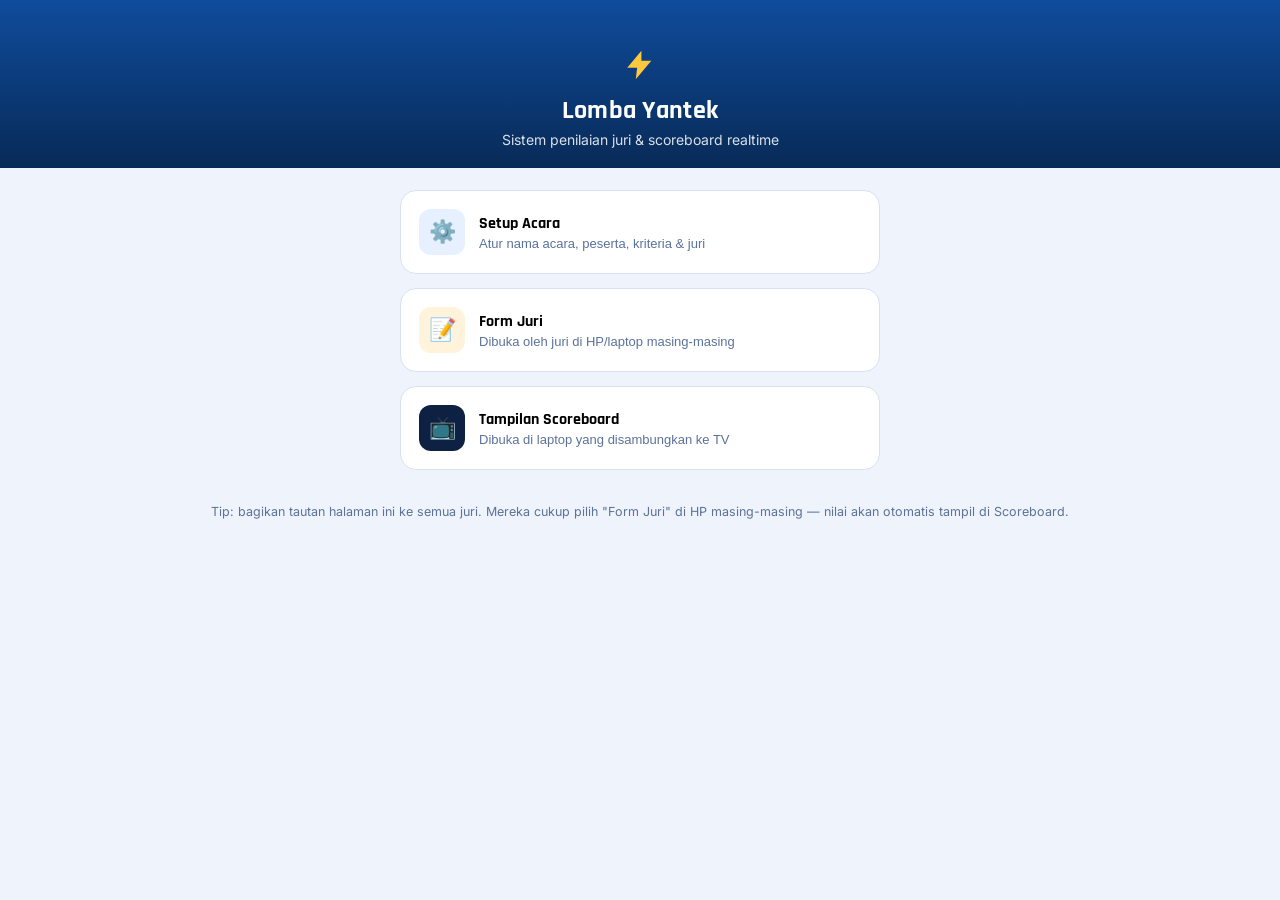
<file: lomba-yantek-scoreboard.html>
<!DOCTYPE html>
<html lang="id">
<head>
<meta charset="UTF-8">
<meta name="viewport" content="width=device-width, initial-scale=1, maximum-scale=1">
<title>Lomba Yantek — Penilaian & Scoreboard</title>
<link rel="preconnect" href="https://fonts.googleapis.com">
<link href="https://fonts.googleapis.com/css2?family=Rajdhani:wght@500;600;700&family=Inter:wght@400;500;600;700;800&display=swap" rel="stylesheet">
<style>
  :root{
    --pln-blue:#0F4C9C;
    --pln-blue-dark:#082A57;
    --night:#0A1730;
    --night-2:#0F2142;
    --night-3:#16294E;
    --amber:#FFC83D;
    --amber-deep:#E6A815;
    --green:#34D399;
    --red:#F2545B;
    --silver:#B9C6DE;
    --bronze:#D98E5B;
    --ink:#0B1B33;
    --paper:#EFF3FB;
    --paper-2:#FFFFFF;
    --line:#D8E1F2;
    --muted:#5B7299;
    --white:#EDF2FB;
    --font-display:'Rajdhani',sans-serif;
    --font-body:'Inter',sans-serif;
  }
  *{box-sizing:border-box;}
  html,body{margin:0;padding:0;}
  body{
    font-family:var(--font-body);
    background:var(--paper);
    color:var(--ink);
    min-height:100vh;
    transition:background .3s ease;
  }
  body.theme-dark{background:var(--night);color:var(--white);}
  #app{min-height:100vh;}
  .screen{display:none;min-height:100vh;}
  .screen.active{display:block;}

  /* ---------- shared bits ---------- */
  .bolt{display:inline-block;width:1em;height:1em;vertical-align:-0.15em;}
  .bolt path{fill:currentColor;}
  .topbar{
    display:flex;align-items:center;gap:12px;
    padding:16px 20px;
    border-bottom:1px solid var(--line);
    background:var(--paper-2);
    position:sticky;top:0;z-index:5;
  }
  body.theme-dark .topbar{background:var(--night-2);border-bottom:1px solid var(--night-3);}
  .topbar .back{
    width:36px;height:36px;border-radius:10px;border:1px solid var(--line);
    background:var(--paper-2);color:var(--muted);font-size:18px;cursor:pointer;
    display:flex;align-items:center;justify-content:center;flex:none;
  }
  body.theme-dark .topbar .back{border-color:var(--night-3);background:var(--night-3);color:var(--white);}
  .topbar h1{font-family:var(--font-display);font-weight:700;font-size:18px;margin:0;letter-spacing:.2px;flex:1;}
  .container{max-width:560px;margin:0 auto;padding:20px;}

  .card{
    background:var(--paper-2);border:1px solid var(--line);border-radius:16px;
    padding:18px;margin-bottom:16px;
  }
  .card h2{font-family:var(--font-display);font-size:15px;text-transform:uppercase;letter-spacing:.08em;color:var(--pln-blue);margin:0 0 12px;}
  label.field-label{display:block;font-size:13px;color:var(--muted);margin-bottom:6px;font-weight:600;}
  input[type=text],input[type=number]{
    width:100%;padding:10px 12px;border:1px solid var(--line);border-radius:10px;
    font-family:var(--font-body);font-size:15px;background:var(--paper-2);color:var(--ink);
  }
  input[type=text]:focus,input[type=number]:focus{outline:2px solid var(--pln-blue);outline-offset:1px;}
  .row{display:flex;gap:8px;align-items:center;margin-bottom:8px;}
  .row input[type=text]{flex:1;}
  .row .num{width:74px;flex:none;}
  .iconbtn{
    width:34px;height:34px;border-radius:9px;border:1px solid var(--line);background:var(--paper);
    color:var(--red);font-size:16px;cursor:pointer;flex:none;display:flex;align-items:center;justify-content:center;
  }
  .addbtn{
    width:100%;padding:10px;border:1.5px dashed var(--pln-blue);border-radius:10px;
    background:transparent;color:var(--pln-blue);font-weight:600;cursor:pointer;font-size:14px;margin-top:4px;
  }
  .btn{
    display:inline-flex;align-items:center;justify-content:center;gap:8px;
    padding:13px 18px;border-radius:12px;border:none;font-weight:700;font-size:15px;
    cursor:pointer;font-family:var(--font-body);width:100%;
  }
  .btn-primary{background:var(--pln-blue);color:#fff;}
  .btn-primary:active{background:var(--pln-blue-dark);}
  .btn-amber{background:var(--amber);color:var(--ink);}
  .btn-ghost{background:transparent;color:var(--red);border:1.5px solid var(--red);}
  .hint{font-size:12.5px;color:var(--muted);margin-top:4px;}
  .badge{display:inline-flex;align-items:center;gap:5px;font-size:12px;font-weight:700;padding:3px 9px;border-radius:99px;}
  .badge-ok{background:#DEFCEF;color:#0B8A5E;}
  .badge-warn{background:#FFF1D6;color:#9A6400;}

  /* ---------- mode select ---------- */
  .hero{
    padding:48px 20px 20px;text-align:center;
    background:linear-gradient(180deg,var(--pln-blue) 0%, var(--pln-blue-dark) 100%);
    color:#fff;
  }
  .hero .bolt{width:34px;height:34px;color:var(--amber);}
  .hero h1{font-family:var(--font-display);font-size:26px;margin:10px 0 4px;letter-spacing:.3px;}
  .hero p{margin:0;opacity:.85;font-size:14px;}
  .modecards{padding:22px 20px;max-width:520px;margin:0 auto;display:flex;flex-direction:column;gap:14px;}
  .modecard{
    display:flex;align-items:center;gap:14px;
    background:var(--paper-2);border:1px solid var(--line);border-radius:16px;
    padding:18px;cursor:pointer;text-align:left;
  }
  .modecard:active{background:#E6ECF8;}
  .modecard .mc-icon{
    width:46px;height:46px;border-radius:12px;flex:none;
    display:flex;align-items:center;justify-content:center;font-size:22px;
  }
  .modecard.c1 .mc-icon{background:#E7F0FF;color:var(--pln-blue);}
  .modecard.c2 .mc-icon{background:#FFF3DC;color:var(--amber-deep);}
  .modecard.c3 .mc-icon{background:#0F2142;color:var(--amber);}
  .modecard h3{margin:0 0 2px;font-family:var(--font-display);font-size:16px;}
  .modecard p{margin:0;font-size:13px;color:var(--muted);}

  /* ---------- judge: peserta list ---------- */
  .juriline{display:flex;align-items:center;gap:8px;padding:10px 20px;font-size:13px;color:var(--muted);}
  .juriline b{color:var(--ink);}
  .juriline button{margin-left:auto;background:none;border:none;color:var(--pln-blue);font-weight:700;font-size:13px;cursor:pointer;}
  .pesertabtn{
    width:100%;display:flex;align-items:center;gap:12px;
    background:var(--paper-2);border:1px solid var(--line);border-radius:14px;
    padding:14px 16px;margin-bottom:10px;cursor:pointer;text-align:left;
  }
  .pesertabtn .rankdot{
    width:34px;height:34px;border-radius:50%;background:var(--paper);border:1px solid var(--line);
    display:flex;align-items:center;justify-content:center;font-family:var(--font-display);font-weight:700;color:var(--muted);flex:none;
  }
  .pesertabtn .pname{flex:1;font-weight:600;font-size:15px;}
  .statuspill{font-size:11.5px;font-weight:700;padding:4px 9px;border-radius:99px;flex:none;}
  .statuspill.done{background:#DEFCEF;color:#0B8A5E;}
  .statuspill.todo{background:#F1F3F9;color:var(--muted);}

  /* ---------- judge: scoring card ---------- */
  .pname-header{padding:18px 20px 4px;text-align:center;}
  .pname-header .eyebrow{font-size:12px;letter-spacing:.1em;text-transform:uppercase;color:var(--muted);font-weight:700;}
  .pname-header h2{font-family:var(--font-display);font-size:24px;margin:4px 0 0;}
  .kriteria-card{padding:16px 18px;}
  .kriteria-card .ktop{display:flex;justify-content:space-between;align-items:baseline;margin-bottom:8px;}
  .kriteria-card .knama{font-weight:700;font-size:14.5px;}
  .kriteria-card .kval{font-family:var(--font-display);font-weight:700;font-size:20px;color:var(--pln-blue);}
  input[type=range]{
    width:100%;height:6px;border-radius:99px;background:var(--line);
    -webkit-appearance:none;appearance:none;outline:none;margin:6px 0 2px;
  }
  input[type=range]::-webkit-slider-thumb{
    -webkit-appearance:none;width:22px;height:22px;border-radius:50%;
    background:var(--pln-blue);border:3px solid #fff;box-shadow:0 1px 4px rgba(0,0,0,.3);cursor:pointer;
  }
  input[type=range]::-moz-range-thumb{
    width:22px;height:22px;border-radius:50%;background:var(--pln-blue);border:3px solid #fff;cursor:pointer;
  }
  .scalecaps{display:flex;justify-content:space-between;font-size:11px;color:var(--muted);}
  .totalpreview{
    display:flex;justify-content:space-between;align-items:center;
    background:var(--pln-blue);color:#fff;border-radius:14px;padding:14px 18px;margin:8px 0 16px;
  }
  .totalpreview .tp-label{font-size:12.5px;opacity:.85;font-weight:600;}
  .totalpreview .tp-val{font-family:var(--font-display);font-size:26px;font-weight:700;}

  /* ---------- setup ---------- */
  .totalbobot-row{display:flex;align-items:center;justify-content:space-between;margin-bottom:10px;}

  /* ---------- scoreboard (TV) ---------- */
  .sb-top{
    display:flex;align-items:center;gap:14px;padding:18px 28px;
    background:var(--night-2);border-bottom:1px solid var(--night-3);
  }
  .sb-top .bolt{width:28px;height:28px;color:var(--amber);}
  .sb-top h1{font-family:var(--font-display);font-size:clamp(20px,2.6vw,32px);margin:0;flex:1;letter-spacing:.3px;}
  .livepill{display:flex;align-items:center;gap:7px;background:rgba(242,84,91,.15);border:1px solid rgba(242,84,91,.4);color:#FF8A90;padding:5px 12px;border-radius:99px;font-size:12px;font-weight:700;letter-spacing:.06em;}
  .livedot{width:8px;height:8px;border-radius:50%;background:#FF4D55;animation:pulse 1.4s ease-in-out infinite;}
  @keyframes pulse{0%,100%{opacity:1;transform:scale(1);}50%{opacity:.35;transform:scale(.75);}}
  .clock{font-family:var(--font-display);font-size:clamp(16px,2vw,22px);color:var(--silver);font-weight:600;}
  .sb-back{background:none;border:none;color:var(--muted);font-size:12px;cursor:pointer;padding:4px 8px;}
  .sb-fs{background:none;border:1px solid var(--night-3);color:var(--silver);font-size:12px;cursor:pointer;border-radius:8px;padding:6px 10px;}
  .sb-list{padding:clamp(16px,3vw,34px);max-width:1100px;margin:0 auto;}
  .sb-row{
    position:relative;display:flex;align-items:center;gap:clamp(12px,2vw,26px);
    background:var(--night-2);border:1px solid var(--night-3);border-radius:18px;
    padding:clamp(12px,1.6vw,20px) clamp(16px,2vw,26px);margin-bottom:14px;overflow:hidden;
  }
  .sb-row.r1{border-color:var(--amber);box-shadow:0 0 0 1px var(--amber) inset, 0 10px 30px -10px rgba(255,200,61,.35);}
  .sb-row.r2{border-color:var(--silver);}
  .sb-row.r3{border-color:var(--bronze);}
  .sb-rank{
    font-family:var(--font-display);font-weight:700;font-size:clamp(22px,3vw,36px);
    width:clamp(40px,4.5vw,58px);text-align:center;color:var(--silver);flex:none;
  }
  .sb-row.r1 .sb-rank{color:var(--amber);}
  .sb-row.r2 .sb-rank{color:var(--silver);}
  .sb-row.r3 .sb-rank{color:var(--bronze);}
  .sb-main{flex:1;min-width:0;}
  .sb-name{font-family:var(--font-display);font-weight:700;font-size:clamp(16px,2.1vw,24px);}
  .sb-meta{font-size:clamp(11px,1.1vw,13px);color:var(--muted);margin-top:2px;}
  .sb-gauge{height:6px;border-radius:99px;background:var(--night-3);margin-top:8px;overflow:hidden;}
  .sb-gauge-fill{height:100%;border-radius:99px;background:var(--pln-blue);transition:width .8s cubic-bezier(.3,.8,.3,1);}
  .sb-row.r1 .sb-gauge-fill{background:linear-gradient(90deg,var(--amber-deep),var(--amber));}
  .sb-score{font-family:var(--font-display);font-weight:700;font-size:clamp(24px,3.4vw,40px);flex:none;text-align:right;min-width:90px;transition:transform .2s ease;}
  .sb-score small{font-size:.4em;color:var(--muted);font-weight:600;}
  .sb-score.flash{animation:flash .8s ease;}
  @keyframes flash{0%{transform:scale(1.18);color:var(--amber);}100%{transform:scale(1);}}
  .current-flow{
    position:absolute;left:0;right:0;bottom:0;height:3px;
    background:repeating-linear-gradient(90deg,var(--amber) 0 14px, transparent 14px 28px);
    background-size:200% 100%;animation:flow 1.1s linear infinite;
  }
  @keyframes flow{from{background-position:0 0;}to{background-position:-56px 0;}}
  .sb-empty{text-align:center;color:var(--muted);padding:60px 20px;font-size:15px;}
  .sb-footer{text-align:center;color:var(--muted);font-size:12px;padding:6px 0 26px;}

  /* ---------- toast ---------- */
  #toast{
    position:fixed;left:50%;bottom:24px;transform:translateX(-50%) translateY(20px);
    background:var(--ink);color:#fff;padding:12px 20px;border-radius:99px;font-size:14px;font-weight:600;
    box-shadow:0 8px 24px rgba(0,0,0,.25);opacity:0;pointer-events:none;transition:all .25s ease;z-index:50;
    max-width:90vw;text-align:center;
  }
  #toast.show{opacity:1;transform:translateX(-50%) translateY(0);}

  @media (max-width:480px){
    .hero{padding:36px 16px 16px;}
    .modecards{padding:16px;}
  }
</style>
</head>
<body>
<div id="app">

  <!-- ================= MODE SELECT ================= -->
  <div class="screen active" id="screen-mode">
    <div class="hero">
      <svg class="bolt" viewBox="0 0 24 24"><path d="M13 2 3 14h7l-1 8 11-13h-7l0-7Z"/></svg>
      <h1 id="hero-title">Lomba Yantek</h1>
      <p>Sistem penilaian juri &amp; scoreboard realtime</p>
    </div>
    <div class="modecards">
      <button class="modecard c1" onclick="goSetup()">
        <div class="mc-icon">⚙️</div>
        <div><h3>Setup Acara</h3><p>Atur nama acara, peserta, kriteria &amp; juri</p></div>
      </button>
      <button class="modecard c2" onclick="goJudgeStart()">
        <div class="mc-icon">📝</div>
        <div><h3>Form Juri</h3><p>Dibuka oleh juri di HP/laptop masing-masing</p></div>
      </button>
      <button class="modecard c3" onclick="goScoreboard()">
        <div class="mc-icon">📺</div>
        <div><h3>Tampilan Scoreboard</h3><p>Dibuka di laptop yang disambungkan ke TV</p></div>
      </button>
    </div>
    <p style="text-align:center;color:var(--muted);font-size:12.5px;padding:0 20px 28px;">
      Tip: bagikan tautan halaman ini ke semua juri. Mereka cukup pilih "Form Juri" di HP masing-masing — nilai akan otomatis tampil di Scoreboard.
    </p>
  </div>

  <!-- ================= SETUP ================= -->
  <div class="screen" id="screen-setup">
    <div class="topbar">
      <button class="back" onclick="goMode()">←</button>
      <h1>Setup Acara</h1>
    </div>
    <div class="container">
      <div class="card">
        <h2>Nama Acara</h2>
        <input type="text" id="su-eventname" placeholder="contoh: Lomba Yantek UP3 Merauke 2026">
      </div>

      <div class="card">
        <h2>Peserta / Tim</h2>
        <div id="su-peserta-list"></div>
        <button class="addbtn" onclick="suAddPeserta()">+ Tambah Peserta</button>
      </div>

      <div class="card">
        <h2>Kriteria Penilaian</h2>
        <div class="totalbobot-row">
          <span class="hint" style="margin:0;">Skala = nilai maksimum · Bobot = persentase pengaruh ke skor akhir</span>
        </div>
        <div id="su-total-bobot" style="margin-bottom:10px;"></div>
        <div id="su-kriteria-list"></div>
        <button class="addbtn" onclick="suAddKriteria()">+ Tambah Kriteria</button>
      </div>

      <div class="card">
        <h2>Juri</h2>
        <div id="su-juri-list"></div>
        <button class="addbtn" onclick="suAddJuri()">+ Tambah Juri</button>
      </div>

      <button class="btn btn-primary" onclick="suSave()" style="margin-bottom:12px;">Simpan Perubahan</button>
      <button class="btn btn-ghost" onclick="suAskReset()">Reset Semua Nilai</button>
    </div>
  </div>

  <!-- ================= JUDGE: pick name ================= -->
  <div class="screen" id="screen-judge-who">
    <div class="topbar">
      <button class="back" onclick="goMode()">←</button>
      <h1>Form Juri</h1>
    </div>
    <div class="container">
      <div class="card">
        <h2>Pilih Nama Anda</h2>
        <div id="jw-list"></div>
        <p class="hint" id="jw-empty" style="display:none;">Belum ada juri terdaftar. Hubungi admin untuk menambahkannya di Setup Acara.</p>
      </div>
    </div>
  </div>

  <!-- ================= JUDGE: peserta list ================= -->
  <div class="screen" id="screen-judge-list">
    <div class="topbar">
      <button class="back" onclick="goJudgeStart()">←</button>
      <h1>Pilih Peserta</h1>
    </div>
    <div class="juriline">Menilai sebagai <b id="jl-juriname">-</b><button onclick="goJudgeStart()">Ganti</button></div>
    <div class="container" id="jl-list"></div>
    <p class="hint" id="jl-empty" style="display:none;text-align:center;">Admin belum menambahkan peserta di Setup Acara.</p>
  </div>

  <!-- ================= JUDGE: scoring ================= -->
  <div class="screen" id="screen-judge-score">
    <div class="topbar">
      <button class="back" onclick="goJudgeList()">←</button>
      <h1>Beri Nilai</h1>
    </div>
    <div class="pname-header">
      <div class="eyebrow">Peserta / Tim</div>
      <h2 id="js-pname">-</h2>
    </div>
    <div class="container" id="js-kriteria"></div>
    <div class="container" style="padding-top:0;">
      <div class="totalpreview">
        <span class="tp-label">Total dari Anda</span>
        <span class="tp-val" id="js-total">0</span>
      </div>
      <button class="btn btn-primary" onclick="jsSubmit()">Kirim Nilai</button>
    </div>
  </div>

  <!-- ================= SCOREBOARD (TV) ================= -->
  <div class="screen" id="screen-scoreboard">
    <div class="sb-top">
      <svg class="bolt" viewBox="0 0 24 24"><path d="M13 2 3 14h7l-1 8 11-13h-7l0-7Z"/></svg>
      <h1 id="sb-eventname">Lomba Yantek</h1>
      <div class="clock" id="sb-clock">00:00:00</div>
      <div class="livepill"><span class="livedot"></span>LIVE</div>
      <button class="sb-fs" onclick="toggleFullscreen()">⤢ Layar Penuh</button>
      <button class="sb-back" onclick="goMode()">Keluar</button>
    </div>
    <div class="sb-list" id="sb-list"></div>
    <div class="sb-footer" id="sb-footer">Memuat...</div>
  </div>

</div>
<div id="toast"></div>

<script>
/* ============================================================
   STATE & STORAGE HELPERS
   ============================================================ */
let currentScreen = 'screen-mode';
let currentJuriId = null;
let currentJuriName = null;
let currentPesertaId = null;
let setupState = { eventName:'', peserta:[], kriteria:[], juri:[] };
let lastTotals = {};

function genId(){ return 'id'+Date.now().toString(36)+Math.random().toString(36).slice(2,7); }

const DEFAULT_CONFIG = {
  eventName: 'Lomba Yantek UP3 Merauke',
  peserta: [
    {id:genId(), nama:'ULP Merauke Kota'},
    {id:genId(), nama:'ULP Kuprik'},
    {id:genId(), nama:'ULP Kurik'},
    {id:genId(), nama:'ULP Tanah Merah'},
    {id:genId(), nama:'ULP Kepi'},
  ],
  kriteria: [
    {id:genId(), nama:'K3 / Keselamatan Kerja', maxScore:100, bobot:25},
    {id:genId(), nama:'Ketepatan Teknis & SOP', maxScore:100, bobot:35},
    {id:genId(), nama:'Waktu Pengerjaan', maxScore:100, bobot:20},
    {id:genId(), nama:'Kerapian & Penggunaan APD', maxScore:100, bobot:20},
  ],
  juri: [
    {id:genId(), nama:'Juri 1'},
    {id:genId(), nama:'Juri 2'},
    {id:genId(), nama:'Juri 3'},
  ]
};

async function loadConfig(){
  try{
    const res = await window.storage.get('config', true);
    if(res && res.value) return JSON.parse(res.value);
  }catch(e){ /* not found, fall through */ }
  await saveConfigRaw(DEFAULT_CONFIG);
  return DEFAULT_CONFIG;
}
async function saveConfigRaw(cfg){
  try{ await window.storage.set('config', JSON.stringify(cfg), true); }
  catch(e){ console.error('saveConfig failed', e); }
}
async function getPesertaScores(pesertaId){
  try{
    const res = await window.storage.get('scores:'+pesertaId, true);
    if(res && res.value) return JSON.parse(res.value);
  }catch(e){ /* no scores yet */ }
  return {};
}
async function setPesertaScores(pesertaId, obj){
  try{ await window.storage.set('scores:'+pesertaId, JSON.stringify(obj), true); return true; }
  catch(e){ console.error('setScores failed', e); return false; }
}
async function fetchAllScores(config){
  const out = {};
  await Promise.all(config.peserta.map(async p=>{
    out[p.id] = await getPesertaScores(p.id);
  }));
  return out;
}
async function resetAllScores(){
  try{
    const res = await window.storage.list('scores:', true);
    if(res && res.keys){
      await Promise.all(res.keys.map(k=>window.storage.delete(k, true).catch(()=>{})));
    }
  }catch(e){ console.error('reset failed', e); }
}

/* ============================================================
   NAVIGATION
   ============================================================ */
function show(id){
  document.querySelectorAll('.screen').forEach(s=>s.classList.remove('active'));
  document.getElementById(id).classList.add('active');
  currentScreen = id;
  document.body.classList.toggle('theme-dark', id==='screen-scoreboard');
  window.scrollTo(0,0);
}
function goMode(){ show('screen-mode'); }

async function goSetup(){
  show('screen-setup');
  const cfg = await loadConfig();
  setupState = JSON.parse(JSON.stringify(cfg));
  renderSetup();
}

async function goJudgeStart(){
  show('screen-judge-who');
  const cfg = await loadConfig();
  const list = document.getElementById('jw-list');
  const empty = document.getElementById('jw-empty');
  list.innerHTML='';
  if(!cfg.juri.length){ empty.style.display='block'; return; }
  empty.style.display='none';
  cfg.juri.forEach(j=>{
    const b = document.createElement('button');
    b.className='pesertabtn';
    b.innerHTML = `<div class="rankdot">👤</div><div class="pname">${escapeHtml(j.nama)}</div>`;
    b.onclick = ()=>{ currentJuriId=j.id; currentJuriName=j.nama; goJudgeList(); };
    list.appendChild(b);
  });
}

async function goJudgeList(){
  if(!currentJuriId){ goJudgeStart(); return; }
  show('screen-judge-list');
  document.getElementById('jl-juriname').textContent = currentJuriName;
  const cfg = await loadConfig();
  const allScores = await fetchAllScores(cfg);
  const list = document.getElementById('jl-list');
  const empty = document.getElementById('jl-empty');
  list.innerHTML='';
  if(!cfg.peserta.length){ empty.style.display='block'; return; }
  empty.style.display='none';
  cfg.peserta.forEach((p,i)=>{
    const done = allScores[p.id] && allScores[p.id][currentJuriId];
    const b = document.createElement('button');
    b.className='pesertabtn';
    b.innerHTML = `<div class="rankdot">${i+1}</div><div class="pname">${escapeHtml(p.nama)}</div>
      <span class="statuspill ${done?'done':'todo'}">${done?'✓ Sudah dinilai':'Belum'}</span>`;
    b.onclick = ()=>goJudgeScore(p.id);
    list.appendChild(b);
  });
}

async function goJudgeScore(pesertaId){
  currentPesertaId = pesertaId;
  show('screen-judge-score');
  const cfg = await loadConfig();
  const peserta = cfg.peserta.find(p=>p.id===pesertaId);
  document.getElementById('js-pname').textContent = peserta ? peserta.nama : '-';
  const existing = await getPesertaScores(pesertaId);
  const mine = existing[currentJuriId] || {};
  const wrap = document.getElementById('js-kriteria');
  wrap.innerHTML='';
  cfg.kriteria.forEach(k=>{
    const val = typeof mine[k.id]==='number' ? mine[k.id] : 0;
    const card = document.createElement('div');
    card.className='card kriteria-card';
    card.innerHTML = `
      <div class="ktop"><span class="knama">${escapeHtml(k.nama)}</span><span class="kval" id="kv-${k.id}">${val}</span></div>
      <input type="range" min="0" max="${k.maxScore}" value="${val}" id="kr-${k.id}" data-kid="${k.id}" data-max="${k.maxScore}" data-bobot="${k.bobot}">
      <div class="scalecaps"><span>0</span><span>Maks ${k.maxScore}</span></div>`;
    wrap.appendChild(card);
    const slider = card.querySelector('input[type=range]');
    slider.addEventListener('input', ()=>{
      document.getElementById('kv-'+k.id).textContent = slider.value;
      updateJsTotal(cfg);
    });
  });
  updateJsTotal(cfg);
}
function updateJsTotal(cfg){
  let total=0;
  cfg.kriteria.forEach(k=>{
    const el = document.getElementById('kr-'+k.id);
    if(!el) return;
    const v = Number(el.value);
    total += (v / (k.maxScore||100)) * k.bobot;
  });
  document.getElementById('js-total').textContent = total.toFixed(1);
}
async function jsSubmit(){
  const cfg = await loadConfig();
  const existing = await getPesertaScores(currentPesertaId);
  const mine = {};
  cfg.kriteria.forEach(k=>{
    const el = document.getElementById('kr-'+k.id);
    if(el) mine[k.id] = Number(el.value);
  });
  existing[currentJuriId] = mine;
  const ok = await setPesertaScores(currentPesertaId, existing);
  showToast(ok ? 'Nilai berhasil dikirim ✓' : 'Gagal mengirim, coba lagi');
  if(ok) goJudgeList();
}

/* ============================================================
   SETUP SCREEN RENDERING
   ============================================================ */
function renderSetup(){
  document.getElementById('su-eventname').value = setupState.eventName || '';
  document.getElementById('su-eventname').oninput = e=> setupState.eventName = e.target.value;
  renderSuPeserta();
  renderSuKriteria();
  renderSuJuri();
}
function renderSuPeserta(){
  const wrap = document.getElementById('su-peserta-list');
  wrap.innerHTML='';
  setupState.peserta.forEach(p=>{
    const row = document.createElement('div');
    row.className='row';
    row.innerHTML = `<input type="text" value="${escapeAttr(p.nama)}" placeholder="Nama peserta/tim">
      <button class="iconbtn" title="Hapus">✕</button>`;
    row.querySelector('input').oninput = e=> p.nama = e.target.value;
    row.querySelector('button').onclick = ()=>{
      setupState.peserta = setupState.peserta.filter(x=>x.id!==p.id);
      renderSuPeserta();
    };
    wrap.appendChild(row);
  });
}
function suAddPeserta(){
  setupState.peserta.push({id:genId(), nama:''});
  renderSuPeserta();
  const inputs = document.querySelectorAll('#su-peserta-list input');
  if(inputs.length) inputs[inputs.length-1].focus();
}
function renderSuKriteria(){
  const wrap = document.getElementById('su-kriteria-list');
  wrap.innerHTML='';
  let totalBobot = 0;
  setupState.kriteria.forEach(k=>{
    totalBobot += Number(k.bobot)||0;
    const row = document.createElement('div');
    row.className='row';
    row.innerHTML = `
      <input type="text" value="${escapeAttr(k.nama)}" placeholder="Nama kriteria">
      <input type="number" class="num" value="${k.maxScore}" min="1" title="Skala maks">
      <input type="number" class="num" value="${k.bobot}" min="0" title="Bobot %">
      <button class="iconbtn" title="Hapus">✕</button>`;
    const [tNama,tMax,tBobot] = row.querySelectorAll('input');
    tNama.oninput = e=> k.nama = e.target.value;
    tMax.oninput = e=> { k.maxScore = Number(e.target.value)||1; };
    tBobot.oninput = e=> { k.bobot = Number(e.target.value)||0; renderSuKriteria(); };
    row.querySelector('button').onclick = ()=>{
      setupState.kriteria = setupState.kriteria.filter(x=>x.id!==k.id);
      renderSuKriteria();
    };
    wrap.appendChild(row);
  });
  const badge = document.getElementById('su-total-bobot');
  const ok = totalBobot===100;
  badge.innerHTML = `<span class="badge ${ok?'badge-ok':'badge-warn'}">Total bobot: ${totalBobot}% ${ok?'✓':'(idealnya 100%)'}</span>`;
}
function suAddKriteria(){
  setupState.kriteria.push({id:genId(), nama:'', maxScore:100, bobot:0});
  renderSuKriteria();
}
function renderSuJuri(){
  const wrap = document.getElementById('su-juri-list');
  wrap.innerHTML='';
  setupState.juri.forEach(j=>{
    const row = document.createElement('div');
    row.className='row';
    row.innerHTML = `<input type="text" value="${escapeAttr(j.nama)}" placeholder="Nama juri">
      <button class="iconbtn" title="Hapus">✕</button>`;
    row.querySelector('input').oninput = e=> j.nama = e.target.value;
    row.querySelector('button').onclick = ()=>{
      setupState.juri = setupState.juri.filter(x=>x.id!==j.id);
      renderSuJuri();
    };
    wrap.appendChild(row);
  });
}
function suAddJuri(){
  setupState.juri.push({id:genId(), nama:''});
  renderSuJuri();
}
async function suSave(){
  setupState.peserta = setupState.peserta.filter(p=>p.nama && p.nama.trim());
  setupState.kriteria = setupState.kriteria.filter(k=>k.nama && k.nama.trim());
  setupState.juri = setupState.juri.filter(j=>j.nama && j.nama.trim());
  await saveConfigRaw(setupState);
  showToast('Perubahan tersimpan ✓');
  renderSetup();
}
let resetArmed = false;
function suAskReset(){
  const btn = event.target;
  if(!resetArmed){
    resetArmed = true;
    btn.textContent = 'Yakin? Klik sekali lagi untuk hapus semua nilai';
    setTimeout(()=>{ resetArmed=false; btn.textContent='Reset Semua Nilai'; }, 4000);
    return;
  }
  resetArmed = false;
  btn.textContent = 'Mereset...';
  resetAllScores().then(()=>{
    btn.textContent = 'Reset Semua Nilai';
    showToast('Semua nilai telah direset');
  });
}

/* ============================================================
   SCOREBOARD
   ============================================================ */
async function goScoreboard(){
  show('screen-scoreboard');
  await renderScoreboard();
  tickClock();
}
function computeResults(cfg, allScores){
  const maxPossible = cfg.kriteria.reduce((s,k)=>s+(Number(k.bobot)||0),0);
  return cfg.peserta.map(p=>{
    const scoresObj = allScores[p.id] || {};
    const juriIds = Object.keys(scoresObj);
    let total = 0;
    cfg.kriteria.forEach(k=>{
      const vals = juriIds.map(jid=>scoresObj[jid] && scoresObj[jid][k.id]).filter(v=>typeof v==='number');
      if(vals.length){
        const avg = vals.reduce((a,b)=>a+b,0)/vals.length;
        total += (avg/(k.maxScore||100))*k.bobot;
      }
    });
    return { id:p.id, nama:p.nama, total, maxPossible, judgesCount: juriIds.length };
  }).sort((a,b)=> b.total - a.total || a.nama.localeCompare(b.nama));
}
async function renderScoreboard(){
  const cfg = await loadConfig();
  document.getElementById('sb-eventname').textContent = cfg.eventName || 'Lomba Yantek';
  const allScores = await fetchAllScores(cfg);
  const results = computeResults(cfg, allScores);
  const list = document.getElementById('sb-list');
  if(!results.length){
    list.innerHTML = '<div class="sb-empty">Belum ada peserta. Tambahkan di Setup Acara.</div>';
    return;
  }
  list.innerHTML='';
  const maxScore = Math.max(1, ...results.map(r=>r.total));
  results.forEach((r,i)=>{
    const rank = i+1;
    const rclass = rank===1?'r1':rank===2?'r2':rank===3?'r3':'';
    const pct = Math.min(100, (r.total / (r.maxPossible||100)) * 100);
    const row = document.createElement('div');
    row.className = 'sb-row '+rclass;
    row.innerHTML = `
      <div class="sb-rank">${rank}</div>
      <div class="sb-main">
        <div class="sb-name">${escapeHtml(r.nama)}</div>
        <div class="sb-meta">${r.judgesCount}/${cfg.juri.length} juri telah menilai</div>
        <div class="sb-gauge"><div class="sb-gauge-fill" style="width:${pct}%"></div></div>
      </div>
      <div class="sb-score" id="sc-${r.id}">${r.total.toFixed(1)}<small> / ${r.maxPossible||100}</small></div>
      ${rank===1 ? '<div class="current-flow"></div>' : ''}
    `;
    list.appendChild(row);
    const prev = lastTotals[r.id];
    if(prev!==undefined && Math.abs(prev - r.total) > 0.01){
      const el = row.querySelector('.sb-score');
      el.classList.add('flash');
      setTimeout(()=>el.classList.remove('flash'), 800);
    }
    lastTotals[r.id] = r.total;
  });
  const submittedTotal = results.reduce((s,r)=>s+r.judgesCount,0);
  document.getElementById('sb-footer').textContent =
    `Terakhir diperbarui ${new Date().toLocaleTimeString('id-ID')} · ${cfg.juri.length} juri terdaftar`;
}
function tickClock(){
  const el = document.getElementById('sb-clock');
  if(el) el.textContent = new Date().toLocaleTimeString('id-ID');
}
function toggleFullscreen(){
  if(!document.fullscreenElement){ document.documentElement.requestFullscreen?.(); }
  else{ document.exitFullscreen?.(); }
}

/* ============================================================
   POLLING LOOP
   ============================================================ */
let polling = false;
setInterval(async ()=>{
  if(polling) return;
  polling = true;
  try{
    if(currentScreen==='screen-scoreboard'){ await renderScoreboard(); }
    else if(currentScreen==='screen-judge-list'){ await goJudgeList(); }
  }catch(e){ console.error(e); }
  polling = false;
}, 3000);
setInterval(tickClock, 1000);

/* ============================================================
   UTIL
   ============================================================ */
function escapeHtml(s){
  return String(s||'').replace(/[&<>"']/g, c=>({'&':'&amp;','<':'&lt;','>':'&gt;','"':'&quot;',"'":'&#39;'}[c]));
}
function escapeAttr(s){ return escapeHtml(s); }
let toastTimer=null;
function showToast(msg){
  const t = document.getElementById('toast');
  t.textContent = msg;
  t.classList.add('show');
  clearTimeout(toastTimer);
  toastTimer = setTimeout(()=>t.classList.remove('show'), 2400);
}

/* init */
(async function init(){
  try{ await loadConfig(); }catch(e){ console.error(e); }
})();
</script>
</body>
</html>
</file>
<file: style.css>
:root{
  --bg:#f4f7fb;
  --card:#ffffff;
  --nav:#0b1f3a;
  --nav2:#12315b;
  --text:#0f172a;
  --muted:#64748b;
  --line:#dbe5f1;
  --blue:#0b63ce;
  --green:#15803d;
  --orange:#d97706;
  --yellow:#facc15;
  --danger:#dc2626;
  --shadow:0 10px 28px rgba(15,23,42,.08);
  --radius:18px;
  --radius-sm:14px;
}

*{
  box-sizing:border-box;
  margin:0;
  padding:0;
}

html,body{
  width:100%;
  min-height:100%;
}

body{
  font-family: "Segoe UI", Arial, Helvetica, sans-serif;
  background:var(--bg);
  color:var(--text);
}

/* =========================================
   LAYOUT
========================================= */
.app-shell{
  min-height:100vh;
  display:grid;
  grid-template-columns:320px 1fr;
}

/* =========================================
   SIDEBAR
========================================= */
.sidebar{
  background:linear-gradient(180deg,var(--nav),var(--nav2));
  color:#fff;
  padding:24px 20px;
  display:flex;
  flex-direction:column;
  gap:16px;
  position:sticky;
  top:0;
  min-height:100vh;
}

.brand{
  display:flex;
  align-items:center;
  gap:14px;
  padding-bottom:18px;
  border-bottom:1px solid rgba(255,255,255,.12);
  margin-bottom:4px;
}

.brand-icon{
  width:56px;
  height:56px;
  border-radius:16px;
  display:grid;
  place-items:center;
  background:rgba(255,255,255,.12);
  font-size:24px;
  flex-shrink:0;
}

.brand-text h1{
  font-size:18px;
  line-height:1.2;
  font-weight:800;
  margin-bottom:4px;
}

.brand-text p{
  font-size:12px;
  color:#dbeafe;
  opacity:.95;
}

.sidebar-card{
  display:flex;
  flex-direction:column;
  gap:8px;
}

.sidebar-card label{
  font-size:12px;
  color:#dbeafe;
  font-weight:700;
  letter-spacing:.2px;
}

.sidebar-card select,
.sidebar-card input{
  width:100%;
  border:none;
  outline:none;
  border-radius:12px;
  padding:12px 14px;
  background:rgba(255,255,255,.10);
  color:#fff;
  font-size:14px;
  transition:.2s ease;
}

.sidebar-card select:focus,
.sidebar-card input:focus{
  background:rgba(255,255,255,.16);
  box-shadow:0 0 0 2px rgba(255,255,255,.12);
}

.sidebar-card input::placeholder{
  color:#cbd5e1;
}

.sidebar-stats{
  display:grid;
  gap:12px;
  margin-top:4px;
}

.stat-box{
  background:rgba(255,255,255,.08);
  border:1px solid rgba(255,255,255,.10);
  border-radius:14px;
  padding:14px;
  display:flex;
  flex-direction:column;
  gap:6px;
}

.stat-box span{
  font-size:12px;
  color:#dbeafe;
  opacity:.9;
}

.stat-box strong{
  font-size:20px;
  font-weight:800;
  line-height:1.2;
  word-break:break-word;
}

.btn-reset{
  margin-top:auto;
  border:none;
  outline:none;
  cursor:pointer;
  border-radius:12px;
  padding:13px 16px;
  font-size:14px;
  font-weight:800;
  background:var(--yellow);
  color:#111827;
  transition:.2s ease;
}

.btn-reset:hover{
  transform:translateY(-1px);
  filter:brightness(.98);
}

/* =========================================
   MAIN CONTENT
========================================= */
.main-content{
  padding:24px;
  display:flex;
  flex-direction:column;
  gap:18px;
}

/* =========================================
   TOPBAR
========================================= */
.topbar{
  background:var(--card);
  border-radius:var(--radius);
  box-shadow:var(--shadow);
  padding:22px 24px;
  display:flex;
  justify-content:space-between;
  align-items:flex-start;
  gap:16px;
}

.topbar h2{
  font-size:24px;
  font-weight:800;
  margin-bottom:6px;
}

.topbar p{
  color:var(--muted);
  font-size:14px;
  line-height:1.55;
  max-width:780px;
}

.badge{
  padding:10px 16px;
  border-radius:999px;
  background:#dbeafe;
  color:var(--blue);
  font-weight:800;
  font-size:13px;
  white-space:nowrap;
}

/* =========================================
   SUMMARY
========================================= */
.summary-grid{
  display:grid;
  grid-template-columns:repeat(6, minmax(0,1fr));
  gap:14px;
}

.summary-card{
  background:var(--card);
  border-radius:var(--radius);
  box-shadow:var(--shadow);
  padding:18px;
  display:flex;
  flex-direction:column;
  gap:8px;
  min-height:94px;
}

.summary-card span{
  font-size:12px;
  text-transform:uppercase;
  letter-spacing:.3px;
  color:var(--muted);
  font-weight:700;
}

.summary-card strong{
  font-size:18px;
  line-height:1.3;
  font-weight:800;
  word-break:break-word;
}

/* =========================================
   CONTENT GRID
========================================= */
.content-grid{
  display:grid;
  grid-template-columns:1.2fr .95fr;
  gap:18px;
  align-items:start;
}

.left-panel,
.right-panel{
  display:flex;
  flex-direction:column;
  gap:18px;
}

/* =========================================
   CARD
========================================= */
.card{
  background:var(--card);
  border-radius:var(--radius);
  box-shadow:var(--shadow);
  overflow:hidden;
}

.card-title{
  padding:16px 20px;
  border-bottom:1px solid var(--line);
  font-weight:800;
  font-size:15px;
  background:#fff;
}

.card-title.blue{
  background:#eff6ff;
  color:var(--blue);
}

.card-title.green{
  background:#ecfdf5;
  color:var(--green);
}

.card-title.orange{
  background:#fff7ed;
  color:var(--orange);
}

/* =========================================
   TABLE
========================================= */
.table-wrap{
  width:100%;
  overflow:auto;
}

table{
  width:100%;
  border-collapse:collapse;
  min-width:900px;
}

thead th{
  background:#f8fafc;
  border:1px solid var(--line);
  padding:11px 10px;
  text-align:center;
  font-size:12px;
  font-weight:800;
  color:#334155;
  white-space:nowrap;
}

tbody td{
  border:1px solid var(--line);
  padding:10px 10px;
  font-size:13px;
  text-align:center;
  color:#0f172a;
  vertical-align:middle;
}

#dataTable tbody tr{
  cursor:pointer;
  transition:.2s ease;
}

#dataTable tbody tr:hover{
  background:#f8fbff;
}

#dataTable tbody tr.active-row{
  background:#eaf3ff;
}

#dataTable tbody tr.active-row td{
  font-weight:700;
}

.detail-table{
  min-width:100%;
}

.detail-table thead th{
  font-size:12px;
}

.detail-table tbody td{
  font-size:13px;
  font-weight:700;
}

/* =========================================
   INFO GRID
========================================= */
.info-grid{
  padding:18px;
  display:grid;
  grid-template-columns:repeat(2,minmax(0,1fr));
  gap:12px;
}

.info-item{
  border:1px solid var(--line);
  border-radius:14px;
  padding:14px;
  background:#f8fafc;
  display:flex;
  flex-direction:column;
  gap:6px;
  min-height:84px;
}

.info-item span{
  font-size:12px;
  color:var(--muted);
  font-weight:700;
}

.info-item strong{
  font-size:15px;
  line-height:1.35;
  font-weight:800;
  word-break:break-word;
}

/* =========================================
   ZONE GRID
========================================= */
.zone-grid{
  padding:18px;
  display:grid;
  grid-template-columns:repeat(3,minmax(0,1fr));
  gap:12px;
}

.zone{
  border:1px solid var(--line);
  border-radius:14px;
  padding:16px 12px;
  background:#f8fafc;
  display:flex;
  flex-direction:column;
  gap:6px;
  align-items:center;
  justify-content:center;
  text-align:center;
  min-height:92px;
}

.zone span{
  font-size:12px;
  color:var(--muted);
  font-weight:800;
  text-transform:uppercase;
  letter-spacing:.3px;
}

.zone strong{
  font-size:15px;
  line-height:1.35;
  font-weight:800;
  word-break:break-word;
}

.zone.filled{
  background:#eef6ff;
  border-color:#bfdbfe;
}

/* =========================================
   EXTRA BOX
========================================= */
.extra-box{
  min-height:160px;
  padding:18px;
  font-size:14px;
  line-height:1.7;
  color:#334155;
  white-space:pre-wrap;
}

/* =========================================
   UTILITY
========================================= */
.text-danger{
  color:var(--danger);
}

/* =========================================
   RESPONSIVE
========================================= */
@media (max-width: 1440px){
  .summary-grid{
    grid-template-columns:repeat(3, minmax(0,1fr));
  }
}

@media (max-width: 1180px){
  .app-shell{
    grid-template-columns:1fr;
  }

  .sidebar{
    position:relative;
    min-height:auto;
  }

  .content-grid{
    grid-template-columns:1fr;
  }
}

@media (max-width: 860px){
  .main-content{
    padding:16px;
  }

  .topbar{
    flex-direction:column;
    align-items:flex-start;
  }

  .summary-grid{
    grid-template-columns:repeat(2, minmax(0,1fr));
  }

  .info-grid{
    grid-template-columns:1fr;
  }

  .zone-grid{
    grid-template-columns:repeat(2, minmax(0,1fr));
  }
}

@media (max-width: 560px){
  .sidebar{
    padding:18px 14px;
  }

  .main-content{
    padding:14px;
    gap:14px;
  }

  .topbar{
    padding:18px;
  }

  .topbar h2{
    font-size:20px;
  }

  .summary-grid{
    grid-template-columns:1fr;
  }

  .zone-grid{
    grid-template-columns:1fr;
  }

  .card-title{
    padding:14px 16px;
  }

  .info-grid,
  .zone-grid{
    padding:14px;
  }

  .summary-card{
    min-height:auto;
  }
}

/* =========================================
   TAMBAHAN — melengkapi class yang dipakai di
   index.html tapi belum ada rule-nya di CSS lama
========================================= */

/* card header (judul + subjudul) di atas tabel/daftar */
.card-head{
  padding:16px 20px;
  border-bottom:1px solid var(--line);
  display:flex;
  justify-content:space-between;
  align-items:flex-start;
  gap:12px;
}
.card-head .card-title{
  padding:0;
  border-bottom:none;
  background:transparent;
}
.card-subtitle{
  font-size:12px;
  color:var(--muted);
  margin-top:4px;
  font-weight:500;
}

/* banner "recloser/lokasi aktif" */
.hero-active{
  background:linear-gradient(135deg,var(--nav),var(--nav2));
  color:#fff;
  border-radius:var(--radius);
  box-shadow:var(--shadow);
  padding:22px 24px;
  display:flex;
  justify-content:space-between;
  align-items:center;
  gap:20px;
  flex-wrap:wrap;
}
.hero-left{
  display:flex;
  flex-direction:column;
  gap:8px;
  min-width:0;
}
.hero-label{
  font-size:12px;
  text-transform:uppercase;
  letter-spacing:.4px;
  color:#bcd2f5;
  font-weight:700;
}
.hero-left h3{
  font-size:22px;
  font-weight:800;
  line-height:1.25;
  word-break:break-word;
}
.hero-meta{
  display:flex;
  flex-wrap:wrap;
  gap:8px;
  margin-top:2px;
}
.meta-chip{
  background:rgba(255,255,255,.14);
  border:1px solid rgba(255,255,255,.18);
  padding:6px 12px;
  border-radius:999px;
  font-size:12.5px;
  font-weight:600;
  white-space:nowrap;
}
.hero-actions{
  display:flex;
  gap:8px;
  flex-wrap:wrap;
}
.quick-btn{
  border:1px solid rgba(255,255,255,.3);
  background:rgba(255,255,255,.08);
  color:#fff;
  padding:9px 16px;
  border-radius:999px;
  font-size:13px;
  font-weight:700;
  cursor:pointer;
  transition:.2s ease;
}
.quick-btn:hover{ background:rgba(255,255,255,.18); }
.quick-btn.active{ background:var(--yellow); color:#111827; border-color:var(--yellow); }

/* grid 2 kolom: daftar (kiri) + detail (kanan) */
.interactive-grid{
  display:grid;
  grid-template-columns:1.25fr .95fr;
  gap:18px;
  align-items:start;
}
@media (max-width:1180px){
  .interactive-grid{ grid-template-columns:1fr; }
}

/* status pill ringkas di panel kanan */
.status-grid{
  padding:18px 20px;
  display:grid;
  grid-template-columns:repeat(4,minmax(0,1fr));
  gap:12px;
}
.status-pill{
  border:1px solid var(--line);
  background:#f8fafc;
  border-radius:14px;
  padding:14px;
  display:flex;
  flex-direction:column;
  gap:6px;
  text-align:center;
}
.status-pill span{
  font-size:11.5px;
  color:var(--muted);
  font-weight:700;
  text-transform:uppercase;
  letter-spacing:.3px;
}
.status-pill strong{
  font-size:16px;
  font-weight:800;
  color:var(--blue);
}
@media (max-width:560px){
  .status-grid{ grid-template-columns:repeat(2,minmax(0,1fr)); }
}

/* tabs: Info Umum / Zona / OCR / GFR / Proteksi Tambahan */
.detail-tabs{
  display:flex;
  flex-wrap:wrap;
  gap:6px;
  padding:14px 20px;
  border-bottom:1px solid var(--line);
}
.tab-btn{
  border:1px solid var(--line);
  background:#f8fafc;
  color:var(--muted);
  padding:8px 14px;
  border-radius:999px;
  font-size:12.5px;
  font-weight:700;
  cursor:pointer;
  transition:.2s ease;
}
.tab-btn:hover{ background:#eff6ff; color:var(--blue); }
.tab-btn.active{ background:var(--blue); color:#fff; border-color:var(--blue); }

.tab-content{ display:none; }
.tab-content.active{ display:block; }

/* daftar versi mobile (kartu, bukan tabel) */
.mobile-list{ display:none; flex-direction:column; gap:10px; padding:16px; }
.mobile-empty{
  text-align:center;
  padding:20px;
  color:var(--muted);
  font-size:13px;
}
.mobile-card{
  border:1px solid var(--line);
  border-radius:14px;
  padding:14px;
  background:#f8fafc;
  cursor:pointer;
  transition:.2s ease;
}
.mobile-card:active{ transform:scale(.99); }
.mobile-card.active-row{ background:#eaf3ff; border-color:#bfdbfe; }
.mobile-card__top{
  display:flex;
  justify-content:space-between;
  align-items:center;
  gap:8px;
  margin-bottom:6px;
}
.mobile-card__top strong{ font-size:14.5px; font-weight:800; }
.badge-mini{
  font-size:11px;
  font-weight:700;
  padding:3px 9px;
  border-radius:999px;
  background:#dbeafe;
  color:var(--blue);
  white-space:nowrap;
}
.mobile-card__meta{
  font-size:12px;
  color:var(--muted);
  margin-bottom:10px;
}
.mobile-card__row{
  display:flex;
  gap:14px;
}
.mobile-card__row > div{
  display:flex;
  flex-direction:column;
  gap:2px;
}
.mobile-card__row span{ font-size:10.5px; color:var(--muted); font-weight:700; }
.mobile-card__row b{ font-size:13px; font-weight:800; }

@media (max-width:860px){
  .desktop-table{ display:none; }
  .mobile-list{ display:flex; }
}
</file>
